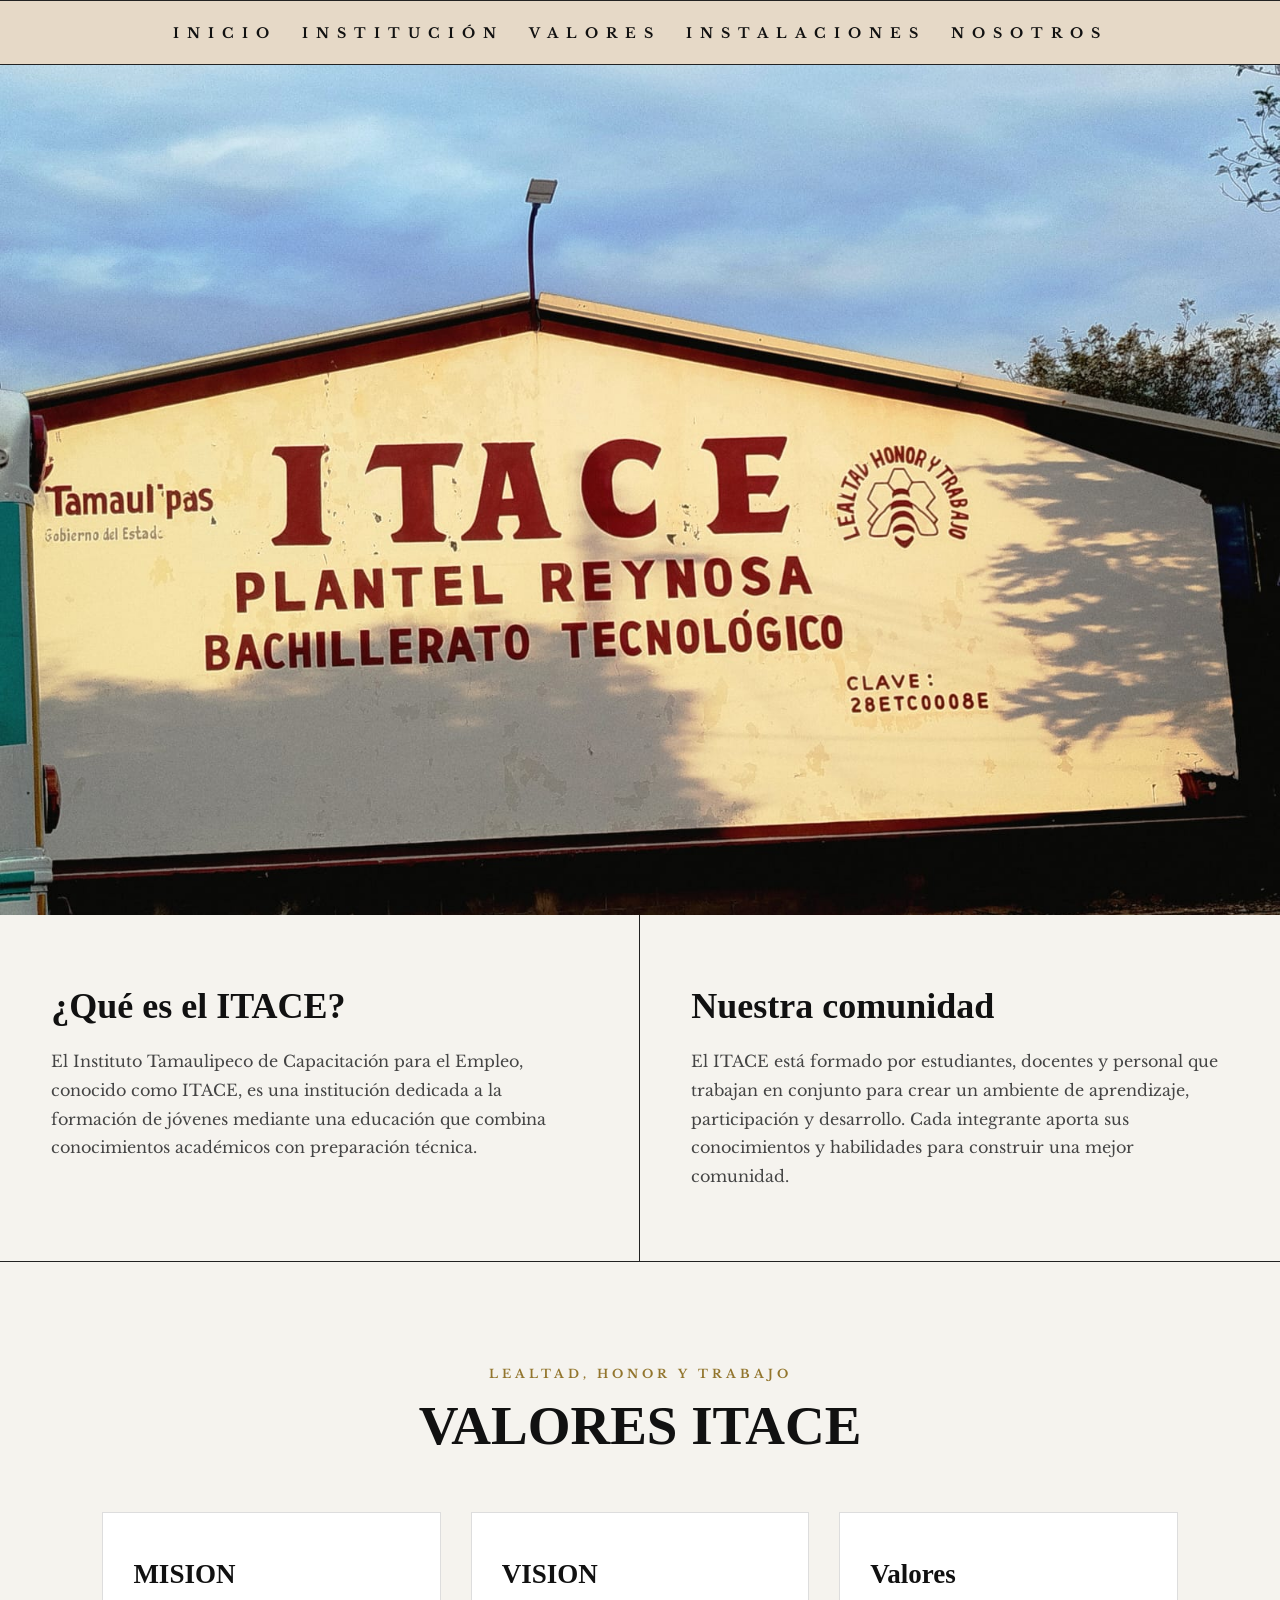
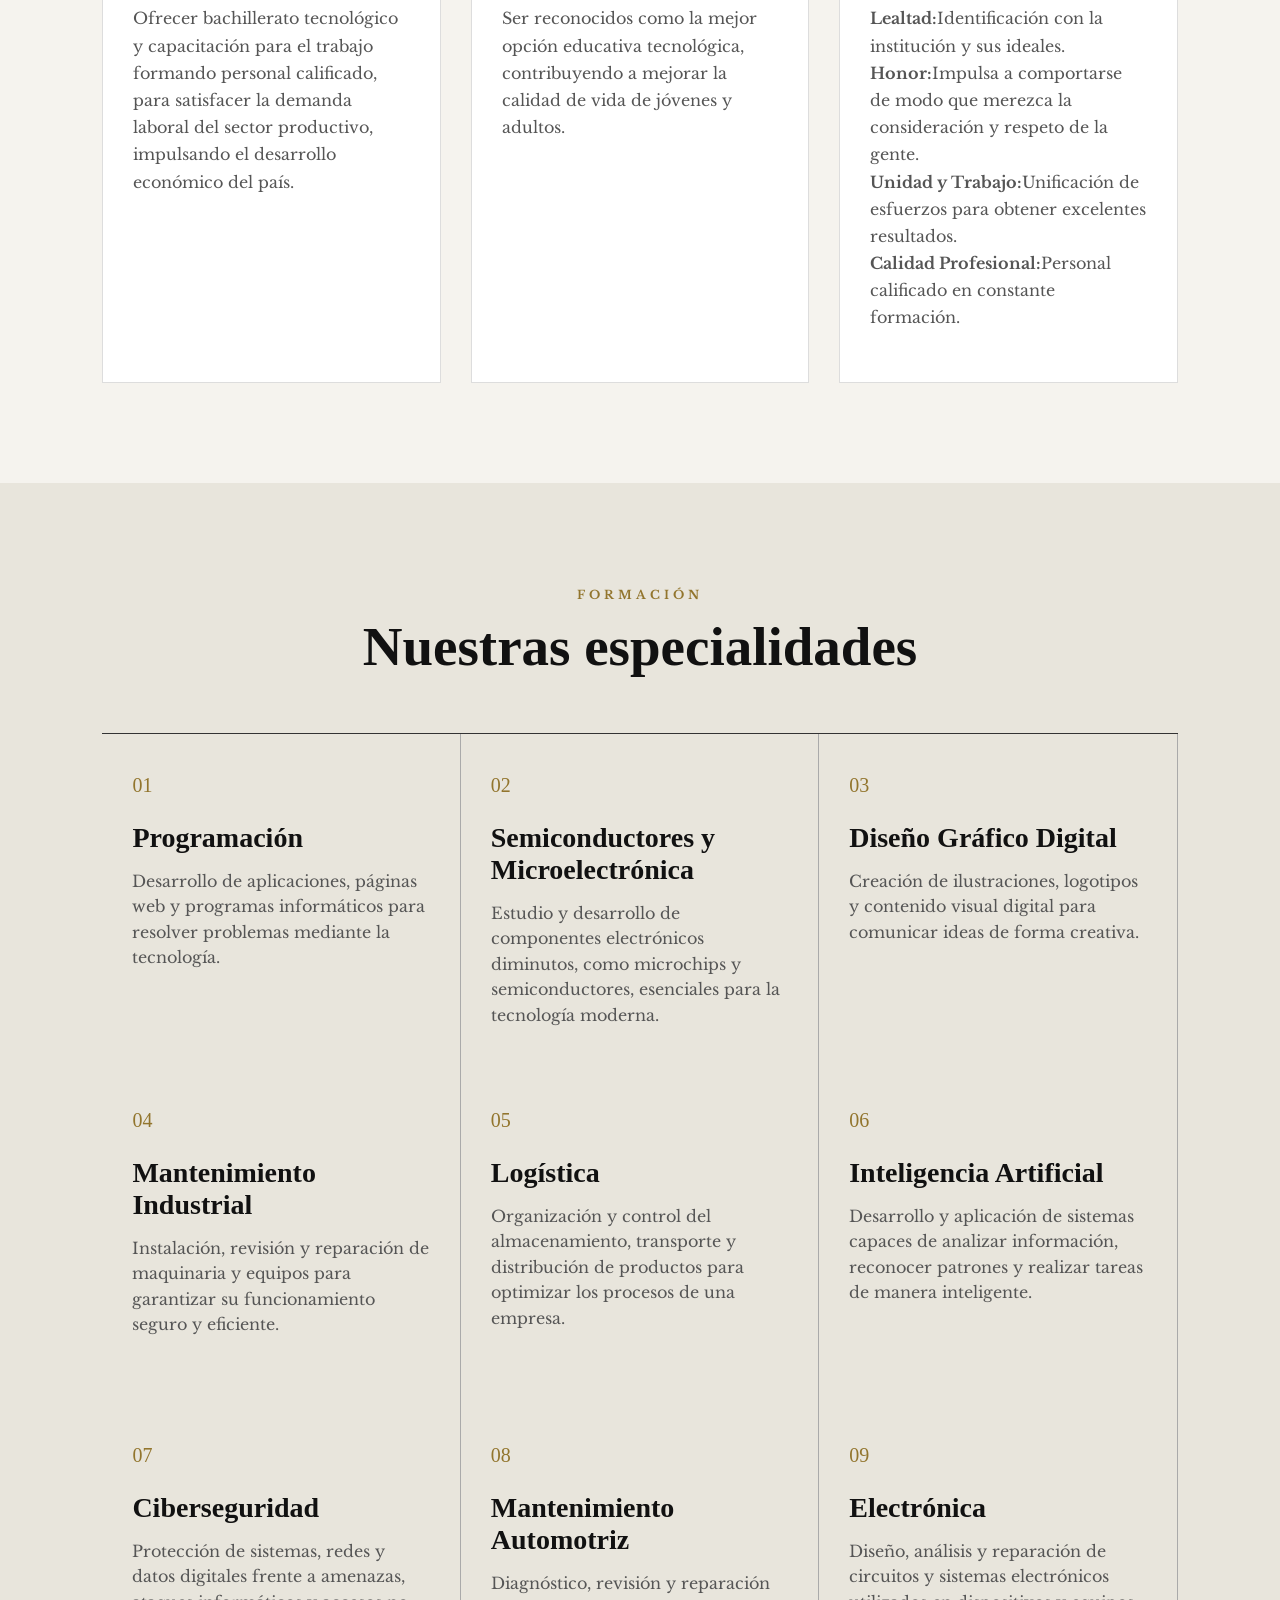
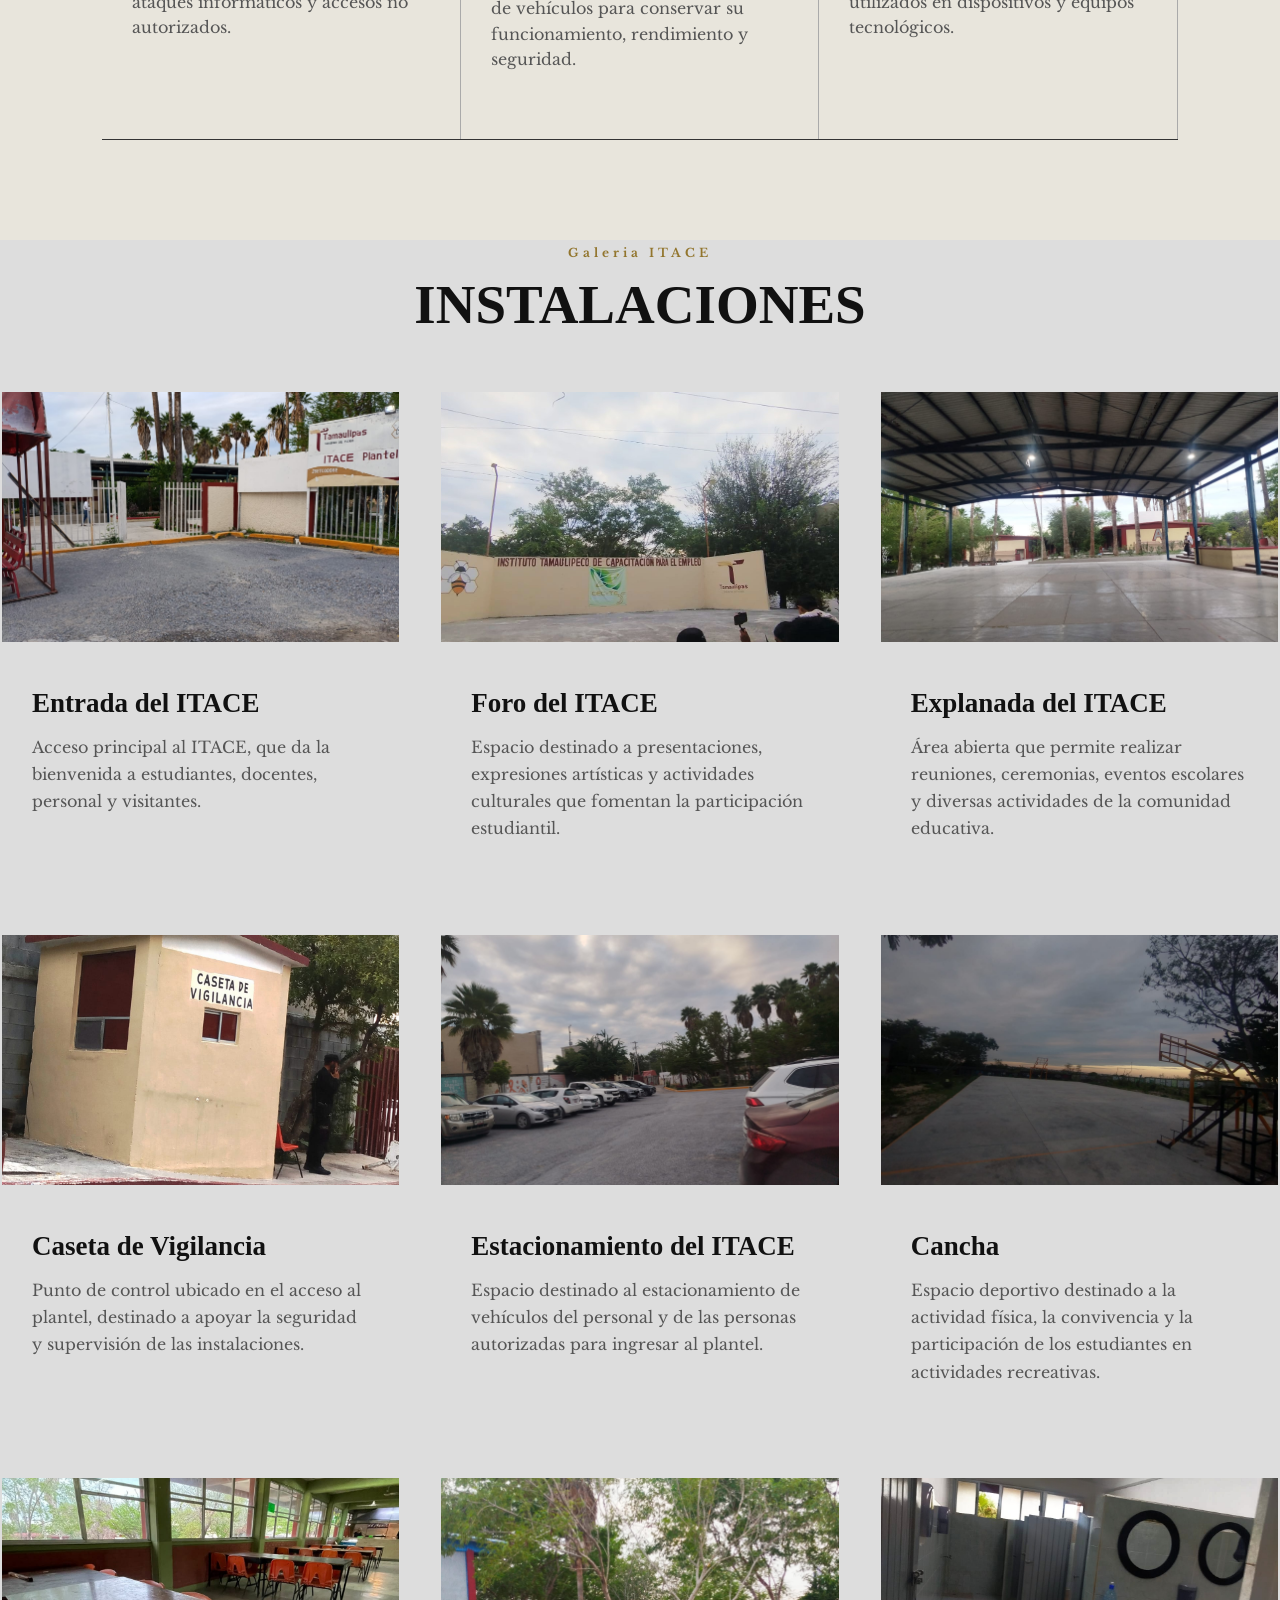
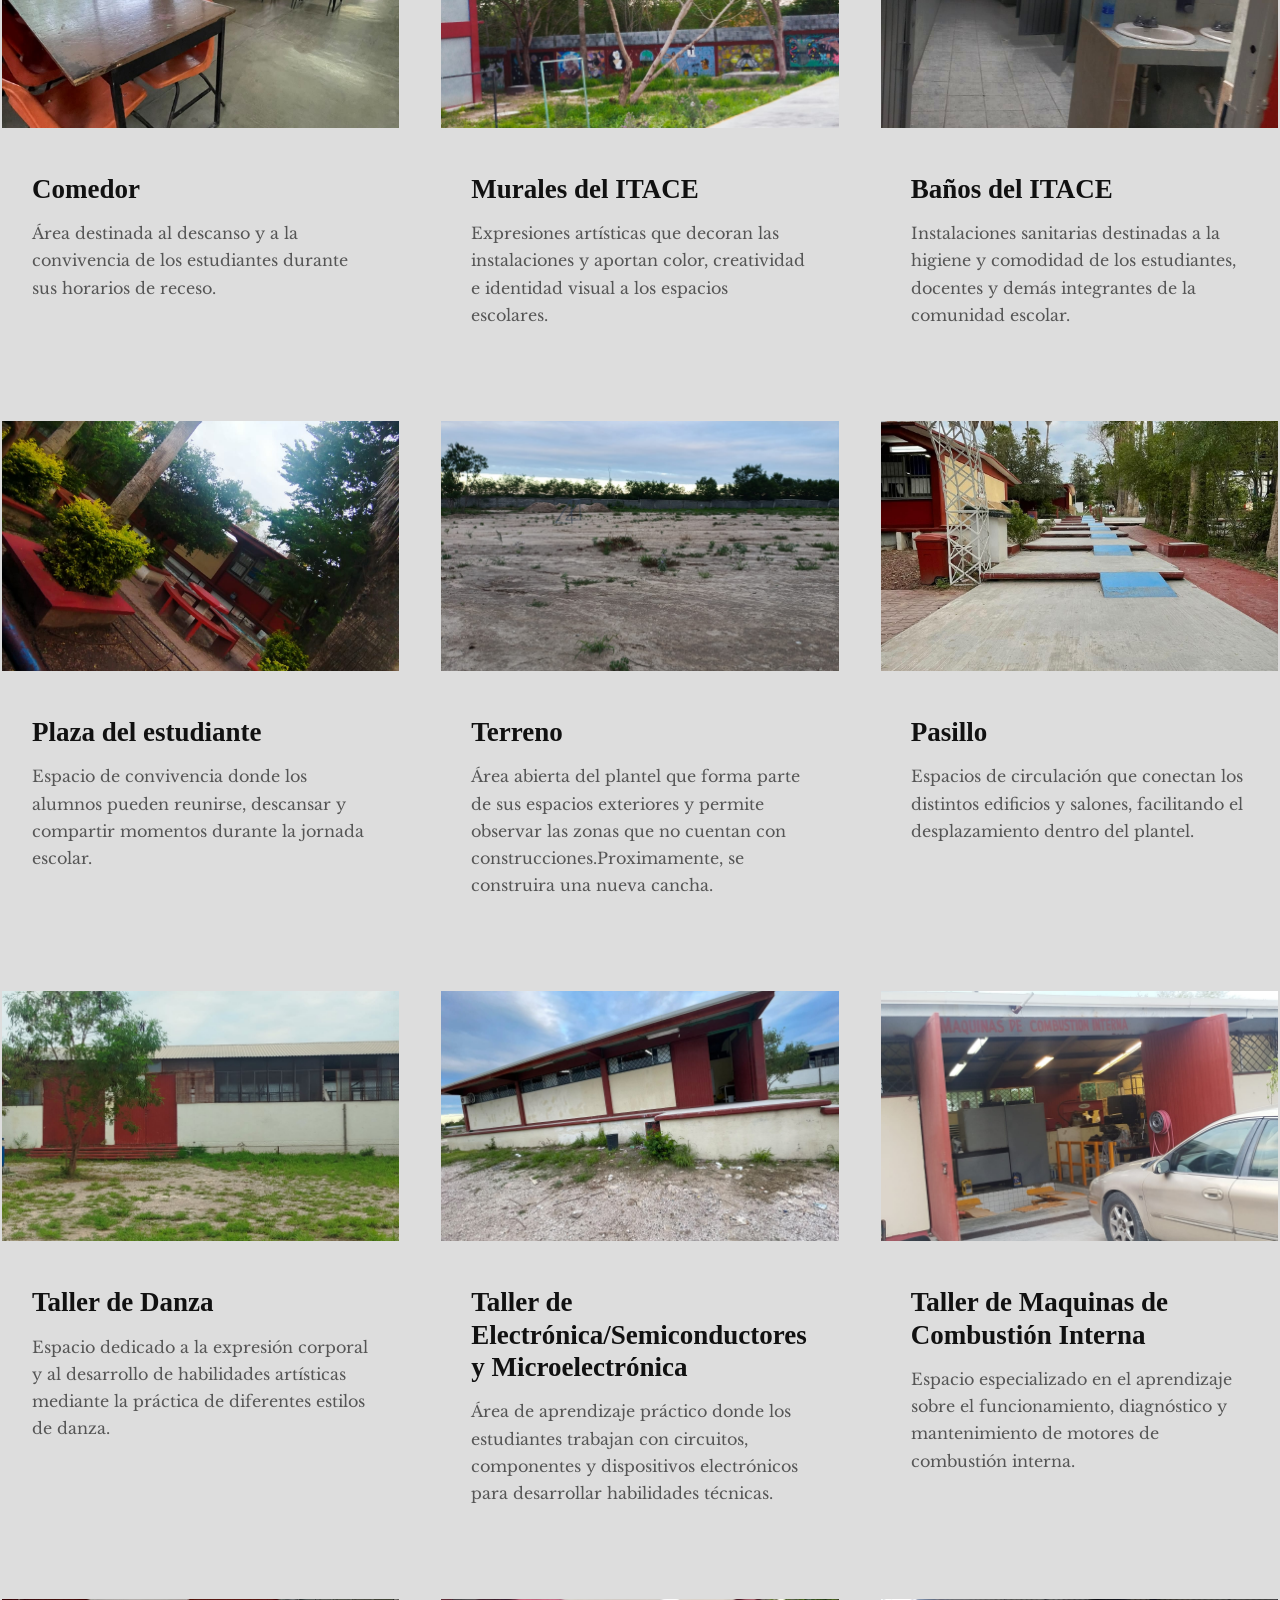
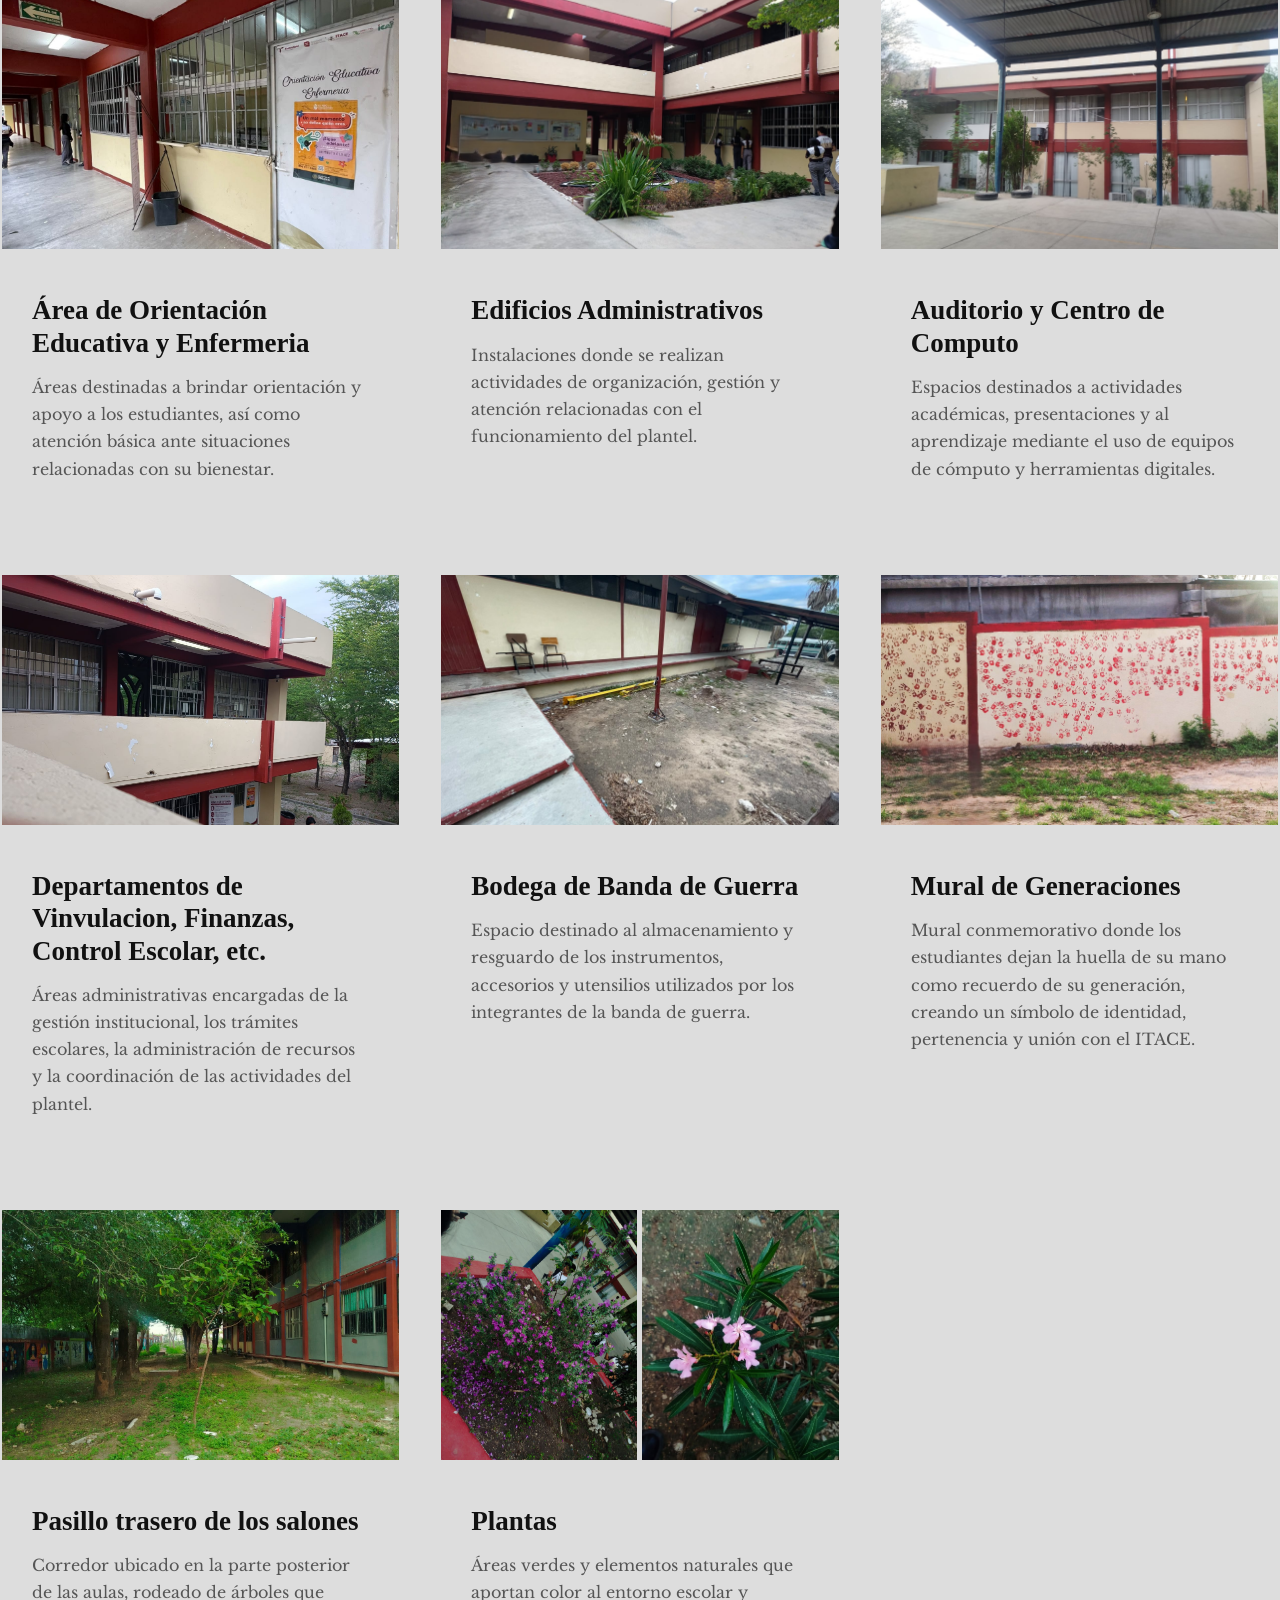
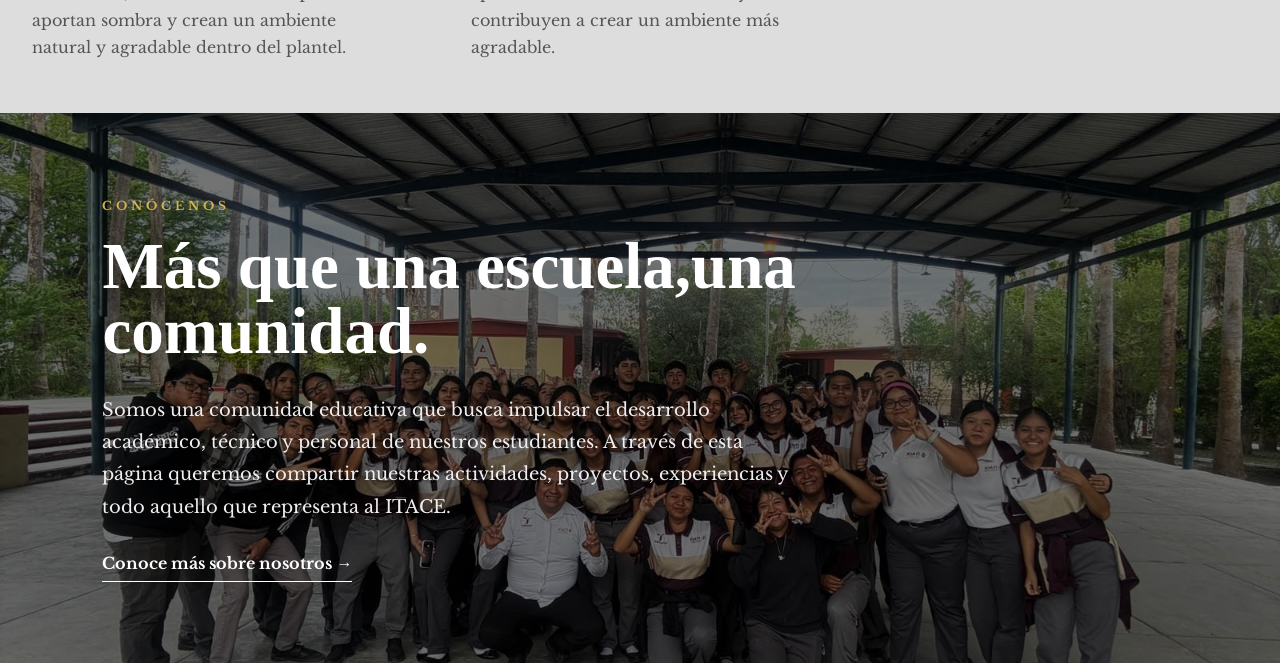
<file: Copia-pagina-original/index.html>
<!DOCTYPE html>
<html lang="es">
    <meta charset="UTF-8">
<head>
    <title>ITACE</title>
    <link href="https://fonts.googleapis.com/css2?family=Libre+Baskerville:ital,wght@0,400;0,700;1,400&family=Source+Sans+3:wght@300;400;600&family=Bebas+Neue&display=swap" rel="stylesheet">
    <link rel="stylesheet" href="style.css">
</head>
<header>
    <nav class="nav">
    <a href="#inicio">INICIO</a>
    <a href="#institucion">INSTITUCIÓN</a>
    <a href="#valores">VALORES</a>
    <a href="#instalaciones">INSTALACIONES</a>
    <a href="#nosotros">NOSOTROS</a>
    </nav>
</header>
<body>
    <main>
        
        <section class="hero" id="inicio"></section>
        
        <!-- BLOQUES -->
         <section class="info-strip" id="institucion">
            <div class="info-bloque">
                <h2>¿Qué es el ITACE?</h2>
                <p>El Instituto Tamaulipeco de Capacitación para el Empleo,
                    conocido como ITACE, es una institución dedicada a la formación 
                    de jóvenes mediante una educación que combina conocimientos
                    académicos con preparación técnica.</p>
            </div>
            <div class="info-bloque">
                <h2>Nuestra comunidad</h2>
                <p>El ITACE está formado por estudiantes, docentes y personal
                    que trabajan en conjunto para crear un ambiente de aprendizaje,
                    participación y desarrollo. Cada integrante aporta sus
                    conocimientos y habilidades para construir una mejor comunidad.</p>
            </div>
        </section>
        
        <!-- VALORES -->
         <section class="seccion-valores" id="valores">
            <div class="titulo-seccion">
                <span>LEALTAD, HONOR Y TRABAJO</span>
                <h2>VALORES ITACE</h2>
            </div>
            <div class="valores-grid">
                <article class="valores">
            <div class="valores-contenido">
                <h3>MISION</h3>
                <p>Ofrecer bachillerato tecnológico y capacitación para el trabajo formando 
                    personal calificado, para satisfacer la demanda laboral del sector productivo, 
                    impulsando el desarrollo económico del país.</p>
            </div>
                </article>

                <article class="valores">
                    <div class="valores-contenido">
                        <h3>VISION</h3>
                        <p>Ser reconocidos como la mejor opción educativa tecnológica, 
                            contribuyendo a mejorar la calidad de vida de jóvenes y adultos.</p>
                    </div>
                </article>
                
                <article class="valores">
                    <div class="valores-contenido">
                        <h3>Valores</h3>
                        <p>
                            <b>Lealtad:</b>Identificación con la institución y sus ideales.<br>
                            <b>Honor:</b>Impulsa a comportarse de modo que merezca la consideración y respeto de la gente.<br>
                            <b>Unidad y Trabajo:</b>Unificación de esfuerzos para obtener excelentes resultados.<br>
                            <b>Calidad Profesional:</b>Personal calificado en constante formación.<br>
                        </p>
                    </div>
                </article>
            </div>
        </section>
        
        <!-- ESPECIALIDADES -->
         <section class="especialidades" id="especialidades">
            <div class="titulo-seccion">
                <span>FORMACIÓN</span>
                <h2>Nuestras especialidades</h2>
            </div>
            <div class="especialidades-grid">
                <div class="especialidad">
                    <span>01</span>
                    <h3>Programación</h3>
                    <p>Desarrollo de aplicaciones, páginas web y programas informáticos para resolver problemas mediante la tecnología.</p>
                </div>
                <div class="especialidad">
                    <span>02</span>
                    <h3>Semiconductores y Microelectrónica</h3>
                    <p>Estudio y desarrollo de componentes electrónicos diminutos, como microchips y semiconductores, esenciales para la tecnología moderna.</p>
                </div>
                <div class="especialidad">
                    <span>03</span>
                    <h3>Diseño Gráfico Digital</h3>
                    <p>Creación de ilustraciones, logotipos y contenido visual digital para comunicar ideas de forma creativa.</p>
                </div>
                <div class="especialidad">
                    <span>04</span>
                    <h3>Mantenimiento Industrial</h3>
                    <p>Instalación, revisión y reparación de maquinaria y equipos para garantizar su funcionamiento seguro y eficiente.</p>
                </div>
                <div class="especialidad">
                    <span>05</span>
                    <h3>Logística</h3>
                    <p>Organización y control del almacenamiento, transporte y distribución de productos para optimizar los procesos de una empresa.</p>
                </div>
                <div class="especialidad">
                    <span>06</span>
                    <h3>Inteligencia Artificial</h3>
                    <p>Desarrollo y aplicación de sistemas capaces de analizar información, reconocer patrones y realizar tareas de manera inteligente.</p>
                </div>
                <div class="especialidad">
                    <span>07</span>
                    <h3>Ciberseguridad</h3>
                    <p>Protección de sistemas, redes y datos digitales frente a amenazas, ataques informáticos y accesos no autorizados.</p>
                </div>
                <div class="especialidad">
                    <span>08</span>
                    <h3>Mantenimiento Automotriz</h3>
                    <p>Diagnóstico, revisión y reparación de vehículos para conservar su funcionamiento, rendimiento y seguridad.</p>
                </div>
                <div class="especialidad">
                    <span>09</span>
                    <h3>Electrónica</h3>
                    <p>Diseño, análisis y reparación de circuitos y sistemas electrónicos utilizados en dispositivos y equipos tecnológicos.</p>
                </div>
            </div>
        </section>
        
        <!-- INSTALACIONES -->
         <section class="instalaciones" id="instalaciones">
            <div class="titulo-seccion">
                <span>Galeria ITACE</span>
                <h2>INSTALACIONES</h2>
            </div>
            <div class="instalaciones-grid">
                <article class="instalaciones">
                    <div class="instalaciones-imagen">
                    <img src="img/entrada.png" alt="Entrada del ITACE">
                    </div>
            <div class="instalaciones-contenido">
                <h3>Entrada del ITACE</h3>
                <p>Acceso principal al ITACE, que da la bienvenida a estudiantes, docentes, personal y visitantes.</p>
            </div>
                </article>

                <article class="instalaciones">
                    <div class="instalaciones-imagen">
                    <img src="img/foro.png" alt="Foro del ITACE">
                    </div>
            <div class="instalaciones-contenido">
                <h3>Foro del ITACE</h3>
                <p>Espacio destinado a presentaciones, expresiones artísticas y actividades culturales que 
                    fomentan la participación estudiantil.</p>
            </div>
                </article>

                <article class="instalaciones">
                    <div class="instalaciones-imagen">
                    <img src="img/explanada.png" alt="Explanada del ITACE">
                    </div>
            <div class="instalaciones-contenido">
                <h3>Explanada del ITACE</h3>
                <p>Área abierta que permite realizar reuniones, ceremonias, eventos escolares y diversas 
                    actividades de la comunidad educativa.</p>
            </div>
                </article>

                <article class="instalaciones">
                    <div class="instalaciones-imagen">
                    <img src="img/caseta de vigilancia.png" alt="Caseta de vigilancia">
                    </div>
            <div class="instalaciones-contenido">
                <h3>Caseta de Vigilancia</h3>
                <p>Punto de control ubicado en el acceso al plantel, destinado a apoyar la seguridad y 
                    supervisión de las instalaciones.</p>
            </div>
                </article>

                <article class="instalaciones">
                    <div class="instalaciones-imagen">
                    <img src="img/estacionamiento.png" alt="Estacionamiento del ITACE">
                    </div>
            <div class="instalaciones-contenido">
                <h3>Estacionamiento del ITACE</h3>
                <p>Espacio destinado al estacionamiento de vehículos del personal y de las personas autorizadas 
                    para ingresar al plantel.</p>
            </div>
                </article>

                <article class="instalaciones">
                    <div class="instalaciones-imagen">
                    <img src="img/cancha.png" alt="Cancha del ITACE">
                    </div>
            <div class="instalaciones-contenido">
                <h3>Cancha</h3>
                <p>Espacio deportivo destinado a la actividad física, la convivencia y la participación de 
                    los estudiantes en actividades recreativas.</p>
            </div>
                </article>

                <article class="instalaciones">
                    <div class="instalaciones-imagen">
                    <img src="img/comedor.png" alt="Comedor del ITACE">
                    </div>
            <div class="instalaciones-contenido">
                <h3>Comedor</h3>
                <p>Área destinada al descanso y a la convivencia de los estudiantes durante sus horarios de receso.</p>
            </div>
                </article>


                <article class="instalaciones">
                    <div class="instalaciones-imagen">
                    <img src="img/murales.png" alt="Murales del ITACE">
                    </div>
            <div class="instalaciones-contenido">
                <h3>Murales del ITACE</h3>
                <p>Expresiones artísticas que decoran las instalaciones y aportan color, creatividad e identidad 
                    visual a los espacios escolares.</p>
            </div>
                </article>

                <article class="instalaciones">
                    <div class="instalaciones-imagen">
                    <img src="img/restroom.png" alt="Baños">
                    </div>
            <div class="instalaciones-contenido">
                <h3>Baños del ITACE</h3>
                <p>Instalaciones sanitarias destinadas a la higiene y comodidad de los estudiantes, docentes y 
                    demás integrantes de la comunidad escolar.</p>
            </div>
                </article>

                <article class="instalaciones">
                    <div class="instalaciones-imagen">
                    <img src="img/plaza del estudiante.png" alt="Plaza del estudiante">
                    </div>
            <div class="instalaciones-contenido">
                <h3>Plaza del estudiante</h3>
                <p>Espacio de convivencia donde los alumnos pueden reunirse, descansar y compartir momentos 
                    durante la jornada escolar.</p>
            </div>
                </article>

                <article class="instalaciones">
                    <div class="instalaciones-imagen">
                    <img src="img/terreno.png" alt="Teereno">
                    </div>
            <div class="instalaciones-contenido">
                <h3>Terreno</h3>
                <p>Área abierta del plantel que forma parte de sus espacios exteriores y permite observar 
                    las zonas que no cuentan con construcciones.Proximamente, se construira una nueva cancha.</p>
            </div>
                </article>

                <article class="instalaciones">
                    <div class="instalaciones-imagen">
                    <img src="img/pasillo3.png" alt="Pasillo del ITACE">
                    </div>
            <div class="instalaciones-contenido">
                <h3>Pasillo</h3>
                <p>Espacios de circulación que conectan los distintos edificios y salones, facilitando el 
                    desplazamiento dentro del plantel.</p>
            </div>
                </article>

                <article class="instalaciones">
                    <div class="instalaciones-imagen">
                    <img src="img/taller de danza.png" alt="Taller de danza">
                    </div>
            <div class="instalaciones-contenido">
                <h3>Taller de Danza</h3>
                <p>Espacio dedicado a la expresión corporal y al desarrollo de habilidades artísticas 
                    mediante la práctica de diferentes estilos de danza.</p>
            </div>
                </article>

                <article class="instalaciones">
                    <div class="instalaciones-imagen">
                    <img src="img/taller de electronica.png" alt="Taller de Electronica">
                    </div>
            <div class="instalaciones-contenido">
                <h3>Taller de Electrónica/Semiconductores y Microelectrónica</h3>
                <p>Área de aprendizaje práctico donde los estudiantes trabajan con circuitos, componentes y dispositivos 
                    electrónicos para desarrollar habilidades técnicas.</p>
            </div>
                </article>

                <article class="instalaciones">
                    <div class="instalaciones-imagen">
                    <img src="img/taller de maquinas.png" alt="Taller de Maquinas de Combustion Interna">
                    </div>
            <div class="instalaciones-contenido">
                <h3>Taller de Maquinas de Combustión Interna</h3>
                <p>Espacio especializado en el aprendizaje sobre el funcionamiento, diagnóstico y mantenimiento 
                    de motores de combustión interna.</p>
            </div>
                </article>

                <article class="instalaciones">
                    <div class="instalaciones-imagen">
                    <img src="img/orientacion y enfermeria.png" alt="Orientacion y Enfermeria">
                    </div>
            <div class="instalaciones-contenido">
                <h3>Área de Orientación Educativa y Enfermeria</h3>
                <p>Áreas destinadas a brindar orientación y apoyo a los estudiantes, así como atención básica 
                    ante situaciones relacionadas con su bienestar.</p>
            </div>
                </article>

                <article class="instalaciones">
                    <div class="instalaciones-imagen">
                    <img src="img/edificios administrativos.png" alt="Edificios administrativos">
                    </div>
            <div class="instalaciones-contenido">
                <h3>Edificios Administrativos</h3>
                <p>Instalaciones donde se realizan actividades de organización, gestión y atención relacionadas 
                    con el funcionamiento del plantel.</p>
            </div>
                </article>

                <article class="instalaciones">
                    <div class="instalaciones-imagen">
                    <img src="img/auditorio y centros de computo.png" alt="Auditorio y Centros de Computo">
                    </div>
            <div class="instalaciones-contenido">
                <h3>Auditorio y Centro de Computo</h3>
                <p>Espacios destinados a actividades académicas, presentaciones y al aprendizaje mediante el 
                    uso de equipos de cómputo y herramientas digitales.</p>
            </div>
                </article>

                <article class="instalaciones">
                    <div class="instalaciones-imagen">
                    <img src="img/Direccion, Vinculacion, Finanzas.png" alt="Edificios Administrativos">
                    </div>
            <div class="instalaciones-contenido">
                <h3>Departamentos de Vinvulacion, Finanzas, Control Escolar, etc.</h3>
                <p>Áreas administrativas encargadas de la gestión institucional, los trámites escolares, 
                    la administración de recursos y la coordinación de las actividades del plantel.</p>
            </div>
                </article>

                <article class="instalaciones">
                    <div class="instalaciones-imagen">
                    <img src="img/bg y talleres.png" alt="Bodega de Banda de Guerra">
                    </div>
            <div class="instalaciones-contenido">
                <h3>Bodega de Banda de Guerra</h3>
                <p>Espacio destinado al almacenamiento y resguardo de los instrumentos, accesorios y utensilios 
                    utilizados por los integrantes de la banda de guerra.</p>
            </div>
                </article>

                <article class="instalaciones">
                    <div class="instalaciones-imagen">
                    <img src="img/murales2.png" alt="Mural de Generaciones">
                    </div>
            <div class="instalaciones-contenido">
                <h3>Mural de Generaciones</h3>
                <p>Mural conmemorativo donde los estudiantes dejan la huella de su mano como recuerdo de su 
                    generación, creando un símbolo de identidad, pertenencia y unión con el ITACE.</p>
            </div>
                </article>

                <article class="instalaciones">
                    <div class="instalaciones-imagen">
                    <img src="img/pasillo2.png" alt="Pasillo Trasero">
                    </div>
            <div class="instalaciones-contenido">
                <h3>Pasillo trasero de los salones</h3>
                <p>Corredor ubicado en la parte posterior de las aulas, rodeado de árboles que aportan sombra 
                    y crean un ambiente natural y agradable dentro del plantel.</p>
            </div>
                </article>

                <article class="instalaciones">
                    <div class="plantas-fotos">
                    <img src="img/plantas4.png" alt="Plantas">
                    <img src="img/plantas5.png" alt="Plantas">
                    </div>
            <div class="instalaciones-contenido">
                <h3>Plantas</h3>
                <p>Áreas verdes y elementos naturales que aportan color al entorno escolar y contribuyen a crear 
                    un ambiente más agradable.</p>
            </div>
                </article>
            </div>
        </section>
        
        <!-- NOSOTROS -->
         <section class="nosotros" id="nosotros">
            <div class="nosotros-texto">
                <span>CONÓCENOS</span>
                <h2>Más que una escuela,una comunidad.</h2>
                <p>Somos una comunidad educativa que busca impulsar el desarrollo
                    académico, técnico y personal de nuestros estudiantes.
                    A través de esta página queremos compartir nuestras actividades,
                    proyectos, experiencias y todo aquello que representa al ITACE.</p>
                    <a href="https://itace.edu.mx/">Conoce más sobre nosotros →</a>
            </div>
        </section>
    </main>
</body>
</html>
</file>
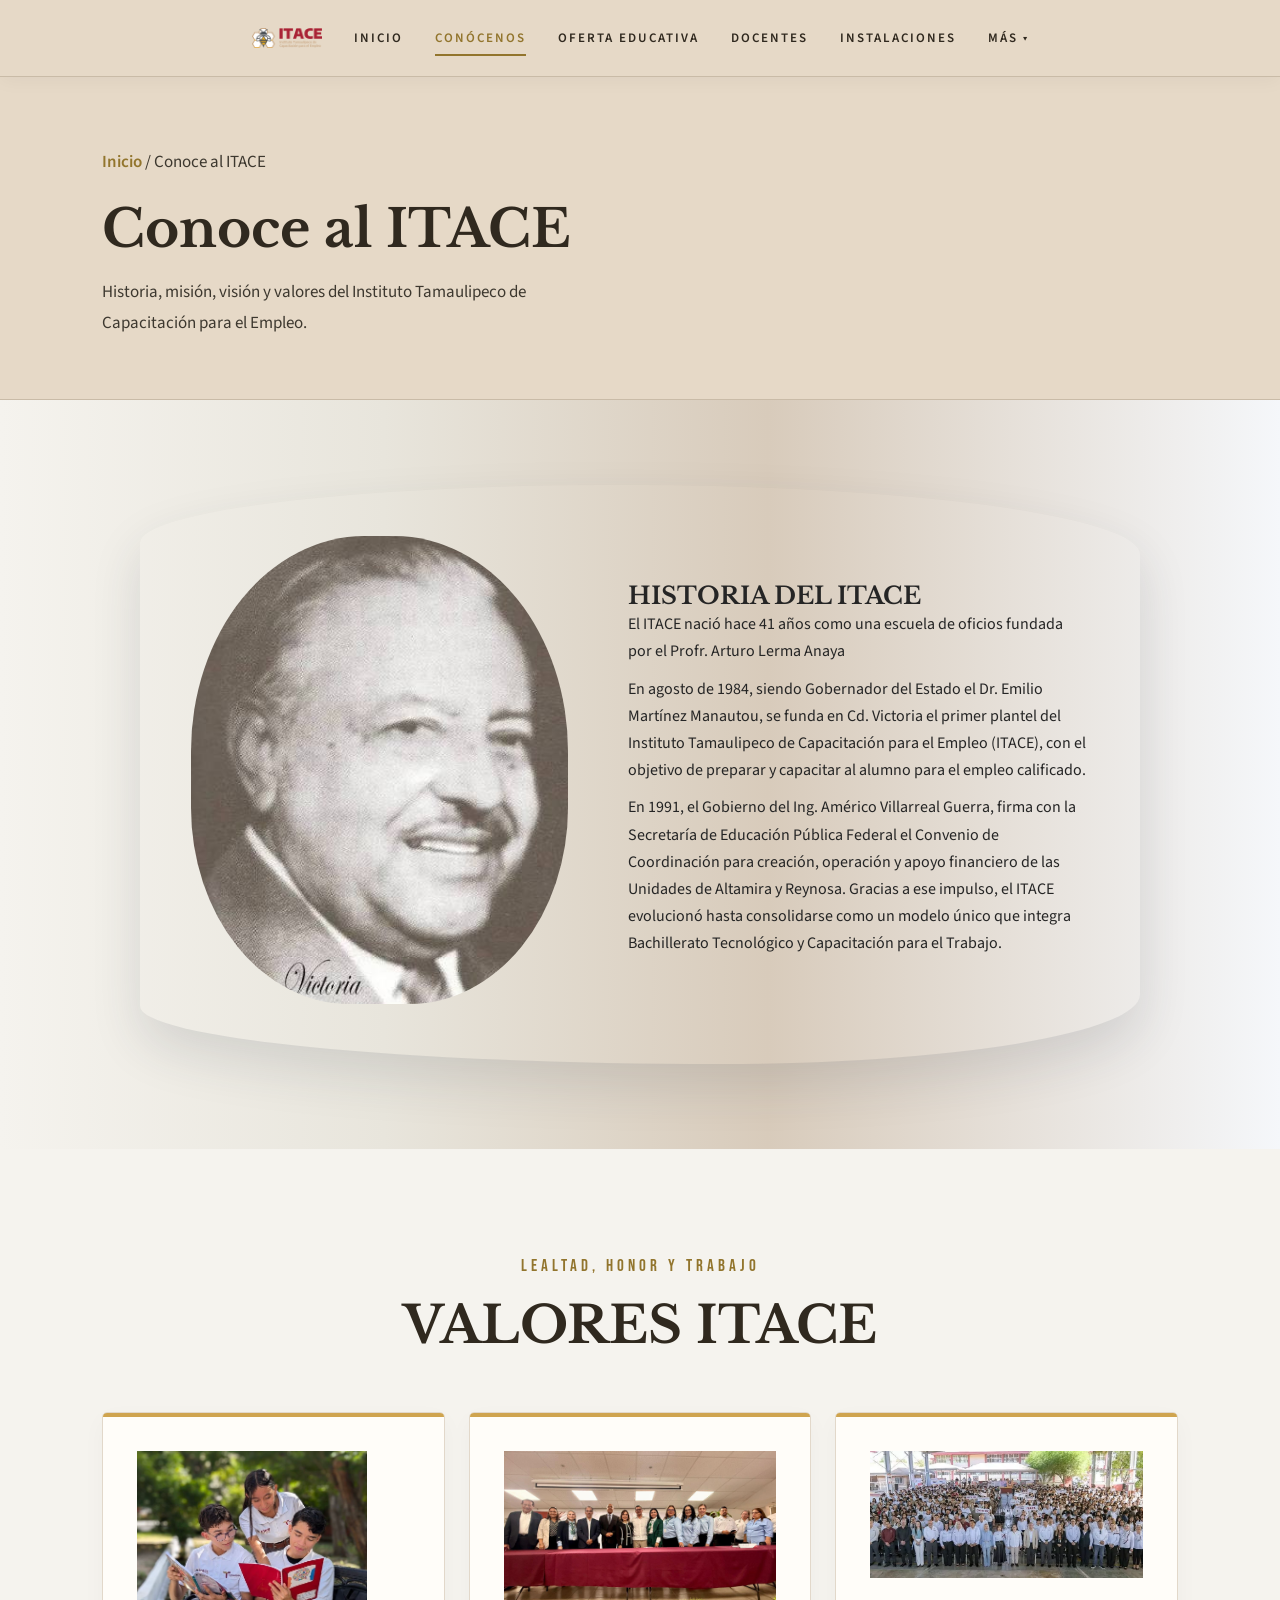
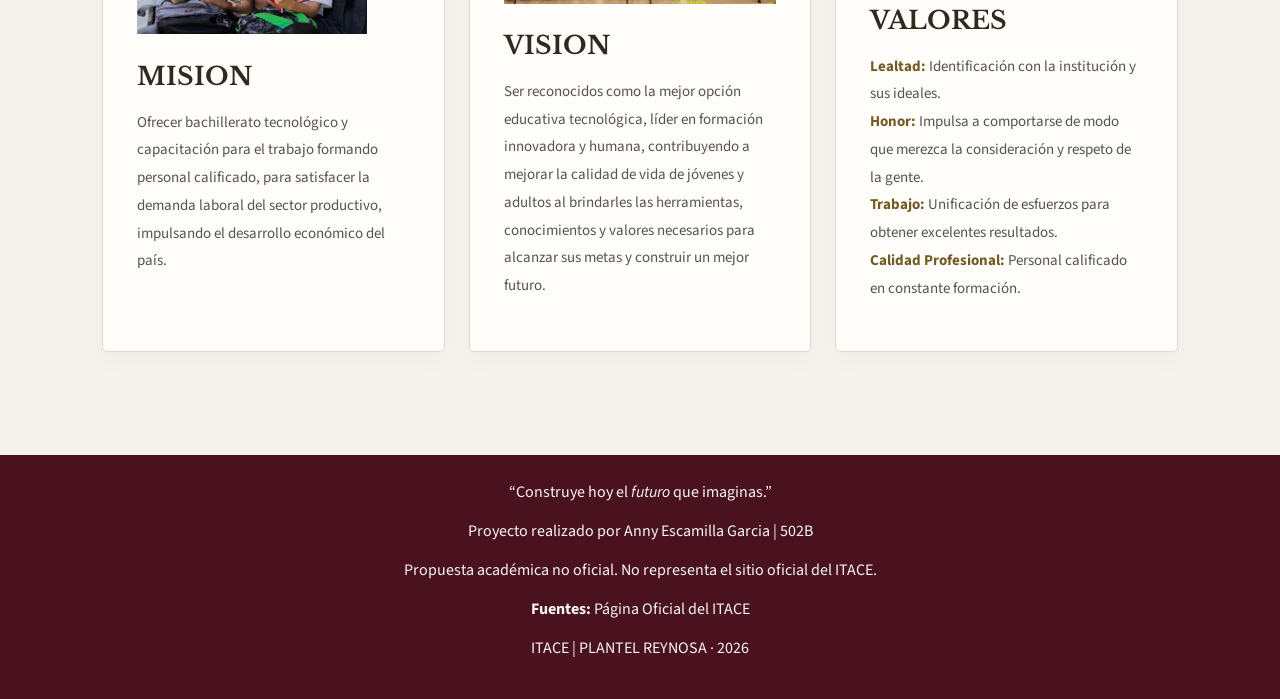
<file: paginas/conocenos.html>
<!DOCTYPE html>
<html lang="es">
<head>
    <meta charset="UTF-8">
    <meta name="viewport" content="width=device-width, initial-scale=1.0">
    <meta name="description" content="Historia, misión, visión y valores del Instituto Tamaulipeco de Capacitación para el Empleo.">
    <title>Conoce al ITACE | ITACE</title>
    <link href="https://fonts.googleapis.com/css2?family=Libre+Baskerville:ital,wght@0,400;0,700;1,400&family=Source+Sans+3:wght@300;400;600&family=Bebas+Neue&display=swap" rel="stylesheet">
    <link rel="stylesheet" href="../style.css">
</head>
<body>
    <a class="saltar" href="#contenido">Saltar al contenido</a>

    <header>
        <nav class="nav" aria-label="Navegación principal">
            <a href="../index.html" class="logo-itace" aria-label="Ir al inicio">
                <img src="../img/ITACE.png" alt="Logo del ITACE">
            </a>
            <a href="../index.html">INICIO</a>
            <a href="conocenos.html" aria-current="page">CONÓCENOS</a>
            <a href="oferta-educativa.html">OFERTA EDUCATIVA</a>
            <a href="docentes.html">DOCENTES</a>
            <a href="instalaciones.html">INSTALACIONES</a>
            <details class="menu-mas">
                <summary>MÁS ▾</summary>
                <div class="menu-mas-lista">
                    <a href="vida-estudiantil.html">Vida estudiantil</a>
                    <a href="proyectos.html">Proyectos estudiantiles</a>
                    <a href="noticias.html">Noticias</a>
                    <a href="eventos.html">Eventos y conferencias</a>
                    <a href="admisiones.html">Admisiones</a>
                    <a href="identidad.html">Identidad y orgullo ITACE</a>
                    <a href="galeria.html">Galería multimedia</a>
                    <a href="preguntas.html">Preguntas frecuentes</a>
                    <a href="contacto.html">Contacto y ubicación</a>
                </div>
            </details>
        </nav>
    </header>

    <main id="contenido">
        <section class="pagina-hero">
            <p class="migas"><a href="../index.html">Inicio</a> / Conoce al ITACE</p>
            <h1>Conoce al ITACE</h1>
            <p>Historia, misión, visión y valores del Instituto Tamaulipeco de Capacitación para el Empleo.</p>
        </section>

        <!-- HISTORIA -->
        <section class="seccion" id="historia">
            <div class="historia-ovalo">
                <div class="historia-img">
                    <img src="../img/profe-lerma-anaya.jpg" alt="Profr. Arturo Lerma Anaya, fundador del ITACE">
                </div>

                <div class="historia-texto">
                    <h2>HISTORIA DEL ITACE</h2>
                    <p>El ITACE nació hace 41 años como una escuela de oficios fundada por el Profr. Arturo Lerma Anaya</p>
                    <p>En agosto de 1984, siendo Gobernador del Estado el Dr. Emilio Martínez Manautou, se funda en Cd. Victoria el
                        primer plantel del Instituto Tamaulipeco de Capacitación para el Empleo (ITACE), con el objetivo de preparar y
                        capacitar al alumno para el empleo calificado.</p>
                    <p>En 1991, el Gobierno del Ing. Américo Villarreal Guerra, firma con la Secretaría de Educación Pública Federal el
                        Convenio de Coordinación para creación, operación y apoyo financiero de las Unidades de Altamira y Reynosa.
                        Gracias a ese impulso, el ITACE evolucionó hasta consolidarse como un modelo único que integra Bachillerato
                        Tecnológico y Capacitación para el Trabajo.</p>
                </div>
            </div>
        </section>

        <!-- MISIÓN, VISIÓN Y VALORES -->
        <section class="seccion-valores" id="valores">
            <div class="titulo-seccion">
                <span>LEALTAD, HONOR Y TRABAJO</span>
                <h2>VALORES ITACE</h2>
            </div>

            <div class="valores-grid">

                <article class="valores">
                    <div class="valores-contenido">
                        <img src="../img/carreras-valores/mision-itace.jpg" width="230" alt="Ilustración de la misión del ITACE">
                        <h3>MISION</h3>
                        <p>Ofrecer bachillerato tecnológico y capacitación para el trabajo formando personal calificado, para satisfacer
                            la demanda laboral del sector productivo, impulsando el desarrollo económico del país.</p>
                    </div>
                </article>

                <article class="valores">
                    <div class="valores-contenido">
                        <img src="../img/carreras-valores/vision-itace.jpeg" width="300" alt="Ilustración de la visión del ITACE">
                        <h3>VISION</h3>
                        <p>Ser reconocidos como la mejor opción educativa tecnológica, líder en formación innovadora y humana,
                            contribuyendo a mejorar la calidad de vida de jóvenes y adultos al brindarles las herramientas, conocimientos
                            y valores necesarios para alcanzar sus metas y construir un mejor futuro.</p>
                    </div>
                </article>

                <article class="valores">
                    <div class="valores-contenido">
                        <img src="../img/carreras-valores/valores-itace.jpg" width="380" alt="Ilustración de los valores del ITACE">
                        <h3>VALORES</h3>
                        <p>
                            <b>Lealtad:</b>
                            Identificación con la institución y sus ideales.<br>

                            <b>Honor:</b>
                            Impulsa a comportarse de modo que merezca la consideración y respeto de la gente.<br>

                            <b>Trabajo:</b>
                            Unificación de esfuerzos para obtener excelentes resultados.<br>

                            <b>Calidad Profesional:</b>
                            Personal calificado en constante formación.
                        </p>
                    </div>
                </article>
            </div>
        </section>

    </main>

    <footer class="pie-pagina">
        <p>“Construye hoy el <em>futuro</em> que imaginas.”</p>
        <p class="aviso-fan">Proyecto realizado por Anny Escamilla Garcia  |  502B</p>
        <p>Propuesta académica no oficial. No representa el sitio oficial del ITACE.</p>
        <p><b>Fuentes:</b> Página Oficial del ITACE</p>
        <p>ITACE | PLANTEL REYNOSA · 2026</p>
    </footer>
</body>
</html>
</file>
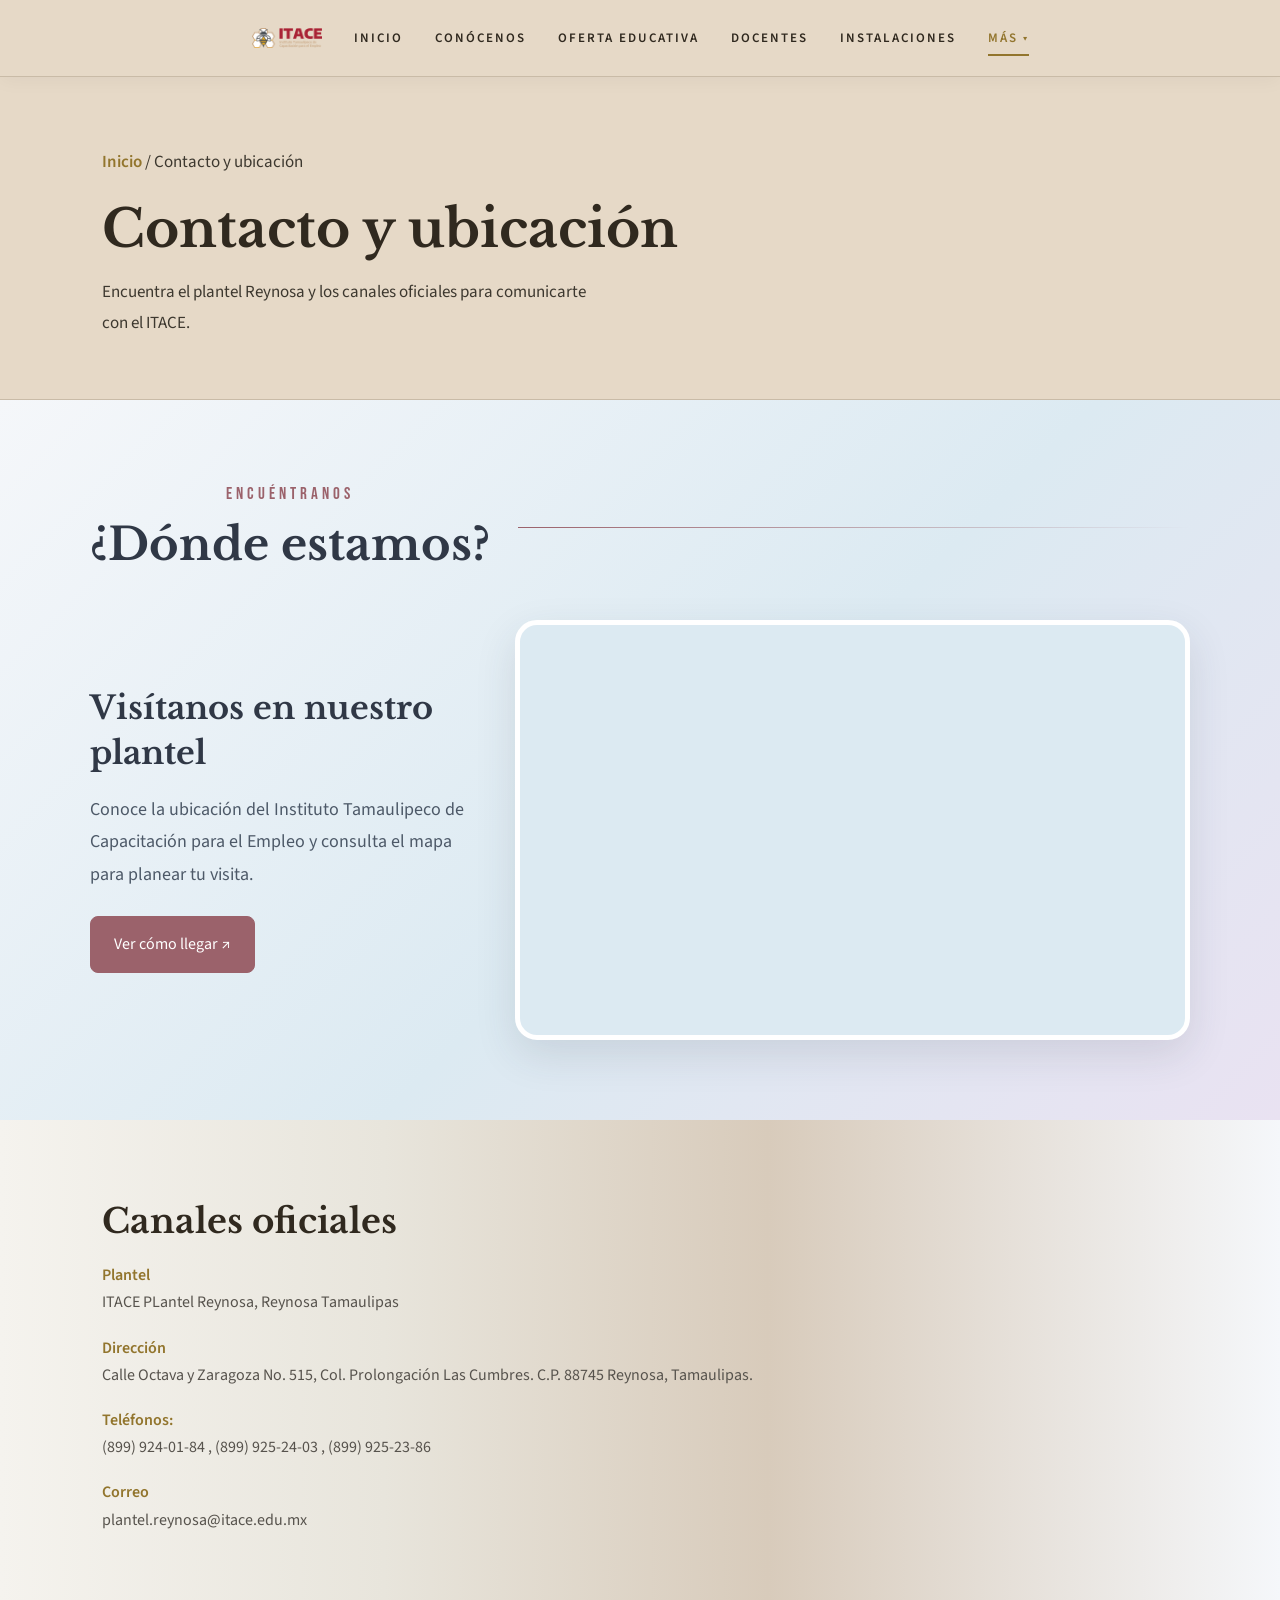
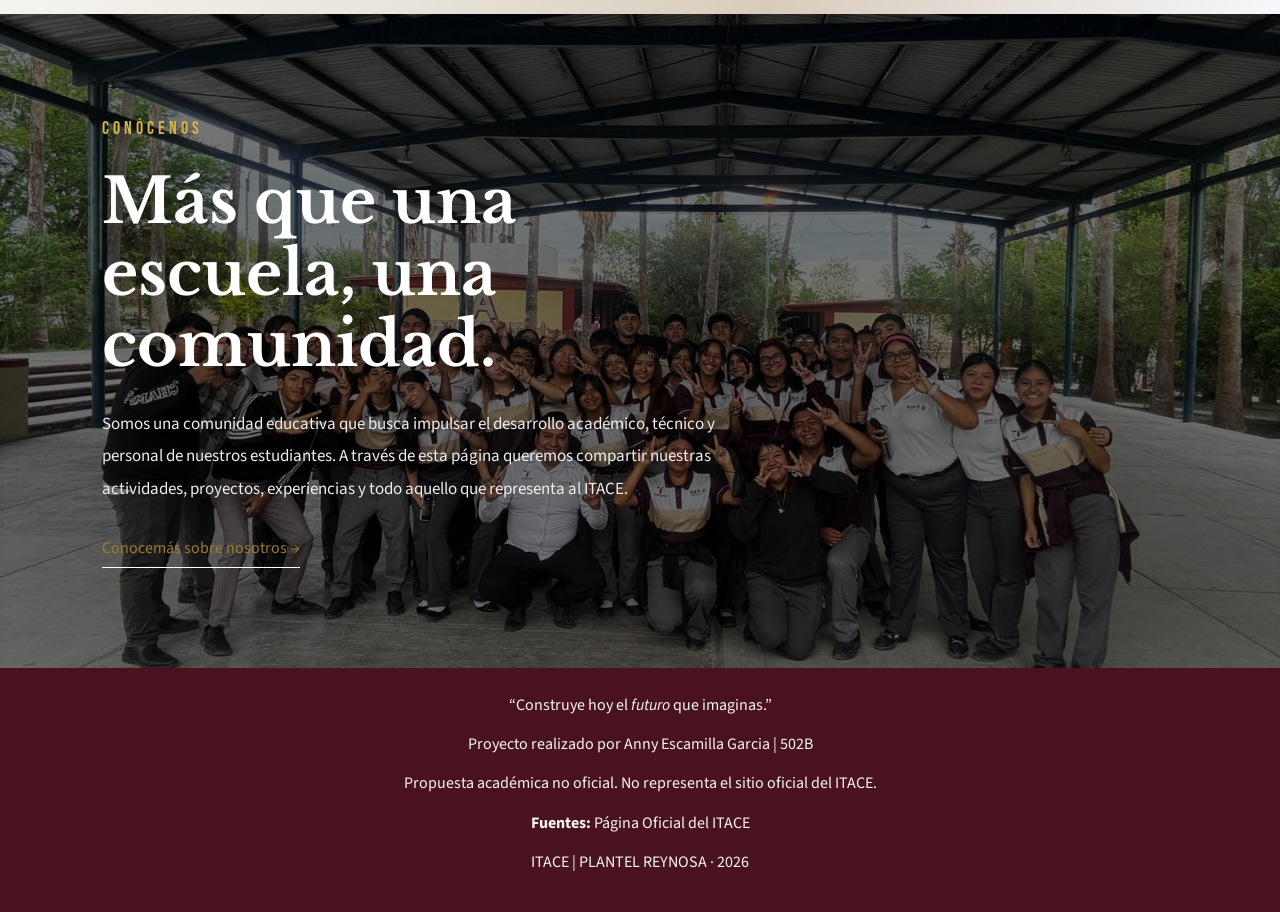
<file: paginas/contacto.html>
<!DOCTYPE html>
<html lang="es">
<head>
    <meta charset="UTF-8">
    <meta name="viewport" content="width=device-width, initial-scale=1.0">
    <meta name="description" content="Encuentra el plantel Reynosa y los canales oficiales para comunicarte con el ITACE.">
    <title>Contacto y ubicación | ITACE</title>
    <link href="https://fonts.googleapis.com/css2?family=Libre+Baskerville:ital,wght@0,400;0,700;1,400&family=Source+Sans+3:wght@300;400;600&family=Bebas+Neue&display=swap" rel="stylesheet">
    <link rel="stylesheet" href="../style.css">
</head>
<body>
    <a class="saltar" href="#contenido">Saltar al contenido</a>

    <header>
        <nav class="nav" aria-label="Navegación principal">
            <a href="../index.html" class="logo-itace" aria-label="Ir al inicio">
                <img src="../img/ITACE.png" alt="Logo del ITACE">
            </a>
            <a href="../index.html">INICIO</a>
            <a href="conocenos.html">CONÓCENOS</a>
            <a href="oferta-educativa.html">OFERTA EDUCATIVA</a>
            <a href="docentes.html">DOCENTES</a>
            <a href="instalaciones.html">INSTALACIONES</a>
            <details class="menu-mas">
                <summary class="activo">MÁS ▾</summary>
                <div class="menu-mas-lista">
                    <a href="vida-estudiantil.html">Vida estudiantil</a>
                    <a href="proyectos.html">Proyectos estudiantiles</a>
                    <a href="noticias.html">Noticias</a>
                    <a href="eventos.html">Eventos y conferencias</a>
                    <a href="admisiones.html">Admisiones</a>
                    <a href="identidad.html">Identidad y orgullo ITACE</a>
                    <a href="galeria.html">Galería multimedia</a>
                    <a href="preguntas.html">Preguntas frecuentes</a>
                    <a href="contacto.html" aria-current="page">Contacto y ubicación</a>
                </div>
            </details>
        </nav>
    </header>

    <main id="contenido">
        <section class="pagina-hero">
            <p class="migas"><a href="../index.html">Inicio</a> / Contacto y ubicación</p>
            <h1>Contacto y ubicación</h1>
            <p>Encuentra el plantel Reynosa y los canales oficiales para comunicarte con el ITACE.</p>
        </section>

        <!-- UBICACIÓN -->
        <section class="ubicacion" id="ubicacion">
            <div class="titulo-seccion">
                <div>
                    <p>ENCUÉNTRANOS</p>
                    <h2>¿Dónde estamos?</h2>
                </div>

                <div class="linea-decor"></div>
            </div>

            <div class="ubicacion-contenido">
                <div class="ubicacion-info">
                    <h3>Visítanos en nuestro plantel</h3>
                    <p>Conoce la ubicación del Instituto Tamaulipeco de Capacitación para el Empleo y consulta el mapa para planear tu
                        visita.
                    </p>

                    <a class="boton-mapa" href="https://www.google.com/maps/search/?api=1&amp;query=ITACE+Reynosa+Tamaulipas" target="_blank"
                    rel="noopener noreferrer">Ver cómo llegar ↗</a>
                </div>

                <div class="mapa-contenedor">
                    <iframe src="https://maps.google.com/maps?q=ITACE%20Reynosa%20Tamaulipas&amp;t=&amp;z=15&amp;ie=UTF8&amp;iwloc=&amp;output=embed"
                    title="Ubicación del ITACE en Google Maps" loading="lazy" referrerpolicy="no-referrer-when-downgrade" allowfullscreen>
                    </iframe>
                </div>
            </div>
        </section>

        <!-- DATOS DE CONTACTO -->
        <section class="pagina">
            <h2>Canales oficiales</h2>
            <dl class="contacto-datos">
                <dt>Plantel</dt>
                <dd>ITACE PLantel Reynosa, Reynosa Tamaulipas</dd>
                <dt>Dirección</dt>
                <dd>Calle Octava y Zaragoza No. 515, Col. Prolongación Las Cumbres. C.P. 88745 Reynosa, Tamaulipas.</dd>
                <dt>Teléfonos:</dt>
                <dd>(899) 924-01-84 , (899) 925-24-03 , (899) 925-23-86</dd>
                <dt>Correo</dt>
                <dd>plantel.reynosa@itace.edu.mx</dd>
            </dl>
        </section>

        <!-- NOSOTROS -->
        <section class="nosotros" id="nosotros">
            <div class="nosotros-texto">
                <span>CONÓCENOS</span>
                <h2>Más que una escuela, una comunidad.</h2>
                <p>Somos una comunidad educativa que busca impulsar el desarrollo académico, técnico y personal de nuestros estudiantes.
                    A través de esta página queremos compartir nuestras actividades, proyectos, experiencias y todo aquello que
                    representa al ITACE.</p>

                <button class="enlace-nosotros" id="externalBtn" type="button">
                    <a href="https://itace.edu.mx/" target="_blank" rel="noopener noreferrer">Conocemás sobre nosotros →</a> 
                </button>
            </div>
        </section>

    </main>

    <footer class="pie-pagina">
        <p>“Construye hoy el <em>futuro</em> que imaginas.”</p>
        <p class="aviso-fan">Proyecto realizado por Anny Escamilla Garcia  |  502B</p>
        <p>Propuesta académica no oficial. No representa el sitio oficial del ITACE.</p>
        <p><b>Fuentes:</b> Página Oficial del ITACE</p>
        <p>ITACE | PLANTEL REYNOSA · 2026</p>
    </footer>
</body>
</html>
</file>
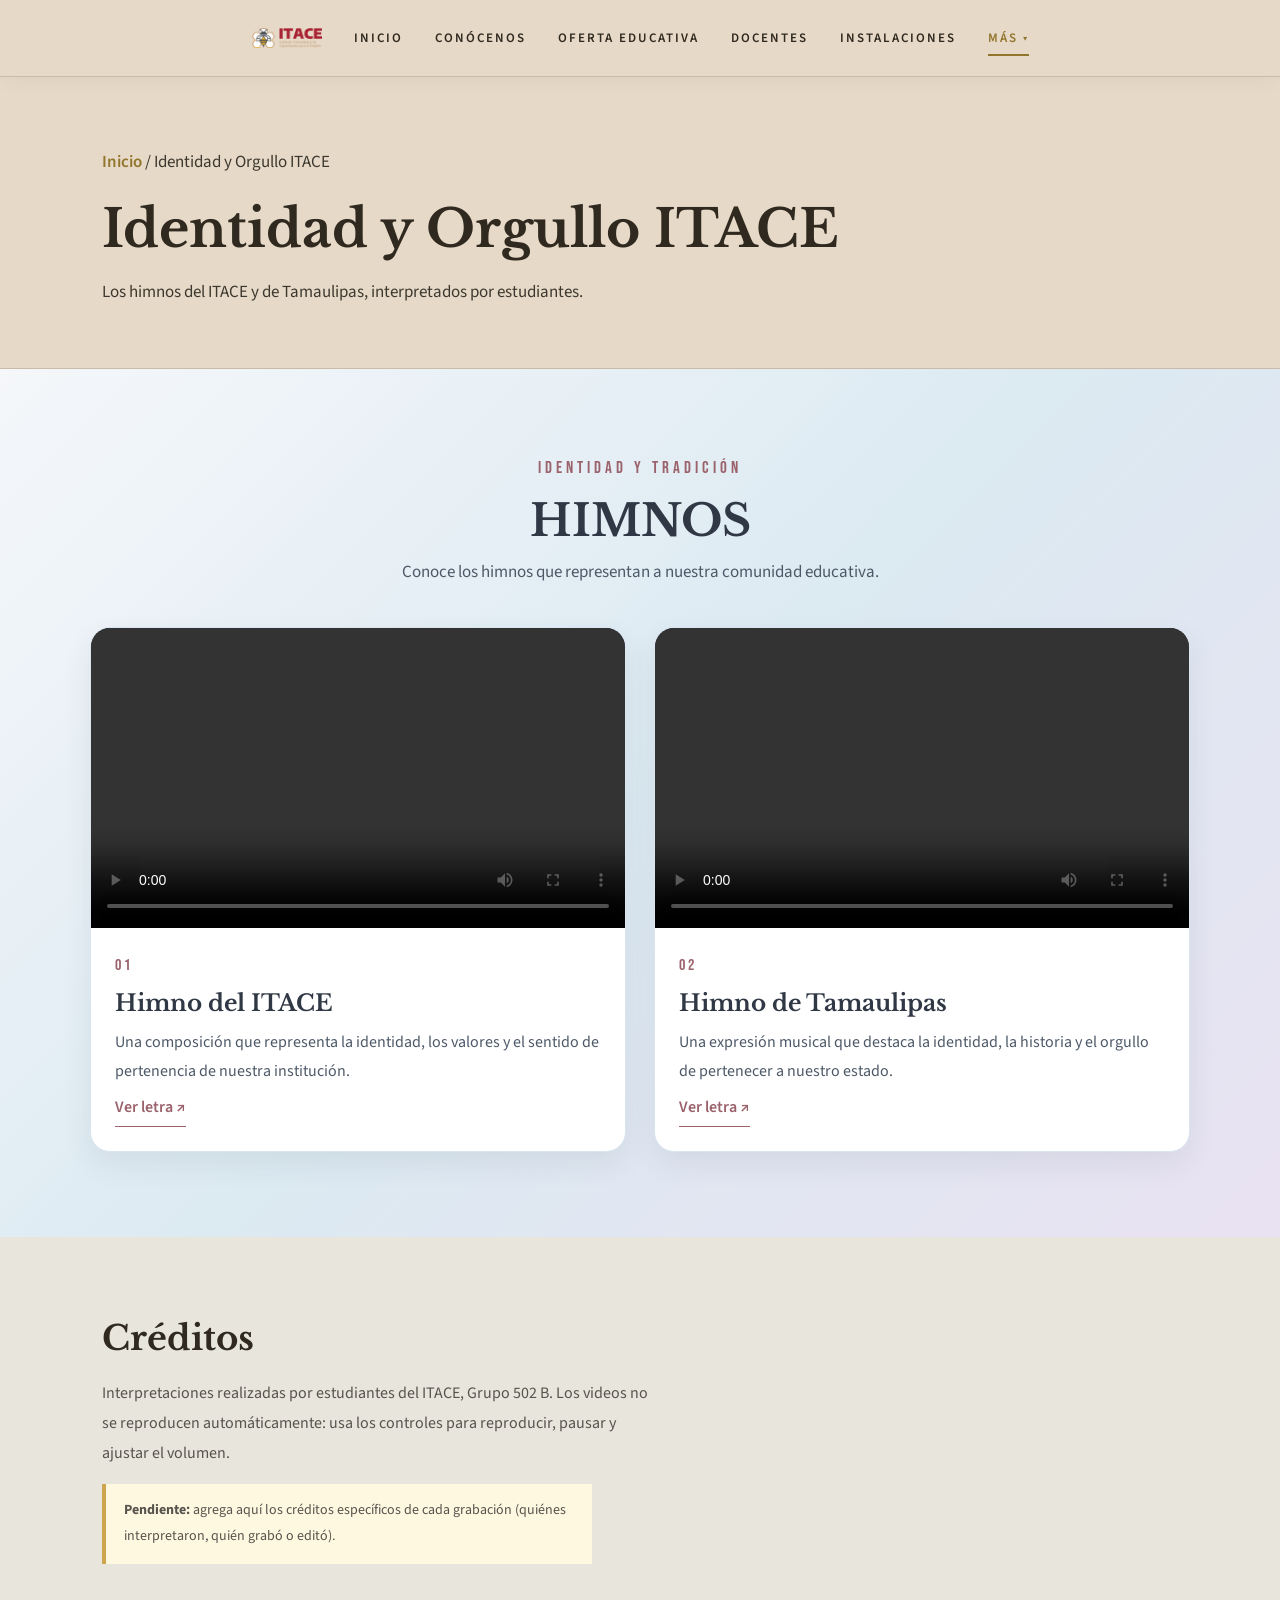
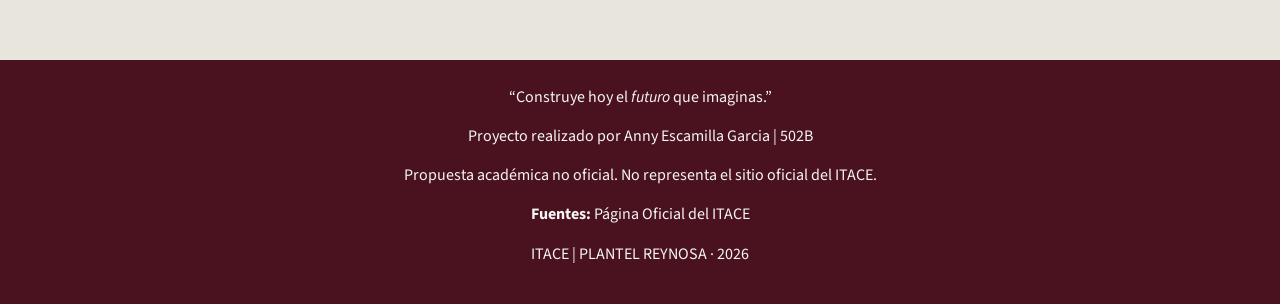
<file: paginas/identidad.html>
<!DOCTYPE html>
<html lang="es">
<head>
    <meta charset="UTF-8">
    <meta name="viewport" content="width=device-width, initial-scale=1.0">
    <meta name="description" content="Los himnos del ITACE y de Tamaulipas, interpretados por estudiantes.">
    <title>Identidad y Orgullo ITACE | ITACE</title>
    <link href="https://fonts.googleapis.com/css2?family=Libre+Baskerville:ital,wght@0,400;0,700;1,400&family=Source+Sans+3:wght@300;400;600&family=Bebas+Neue&display=swap" rel="stylesheet">
    <link rel="stylesheet" href="../style.css">
</head>
<body>
    <a class="saltar" href="#contenido">Saltar al contenido</a>

    <header>
        <nav class="nav" aria-label="Navegación principal">
            <a href="../index.html" class="logo-itace" aria-label="Ir al inicio">
                <img src="../img/ITACE.png" alt="Logo del ITACE">
            </a>
            <a href="../index.html">INICIO</a>
            <a href="conocenos.html">CONÓCENOS</a>
            <a href="oferta-educativa.html">OFERTA EDUCATIVA</a>
            <a href="docentes.html">DOCENTES</a>
            <a href="instalaciones.html">INSTALACIONES</a>
            <details class="menu-mas">
                <summary class="activo">MÁS ▾</summary>
                <div class="menu-mas-lista">
                    <a href="vida-estudiantil.html">Vida estudiantil</a>
                    <a href="proyectos.html">Proyectos estudiantiles</a>
                    <a href="noticias.html">Noticias</a>
                    <a href="eventos.html">Eventos y conferencias</a>
                    <a href="admisiones.html">Admisiones</a>
                    <a href="identidad.html" aria-current="page">Identidad y orgullo ITACE</a>
                    <a href="galeria.html">Galería multimedia</a>
                    <a href="preguntas.html">Preguntas frecuentes</a>
                    <a href="contacto.html">Contacto y ubicación</a>
                </div>
            </details>
        </nav>
    </header>

    <main id="contenido">
        <section class="pagina-hero">
            <p class="migas"><a href="../index.html">Inicio</a> / Identidad y Orgullo ITACE</p>
            <h1>Identidad y Orgullo ITACE</h1>
            <p>Los himnos del ITACE y de Tamaulipas, interpretados por estudiantes.</p>
        </section>

        <!-- HIMNOS -->
        <section class="himnos" id="himnos">
            <div class="titulo-seccion">
                <span>IDENTIDAD Y TRADICIÓN</span>
                <h2>HIMNOS</h2>
                <p>Conoce los himnos que representan a nuestra comunidad educativa.</p>
            </div>

            <div class="himnos-grid">
                <!-- VIDEO 1 -->
                <article class="himno-tarjeta">
                    <div class="himno-video">
                        <video controls preload="metadata" playsinline>
                            <source src="../videos/himno-itace.mp4" type="video/mp4">
                            Tu navegador no admite la reproducción de video.
                        </video>
                    </div>

                    <div class="himno-info">
                        <span class="himno-etiqueta">01</span>
                        <h3>Himno del ITACE</h3>
                        <p>Una composición que representa la identidad, los valores y el sentido de pertenencia de nuestra institución.</p>
                        <a class="himno-ver-letra" href="../img/himno-itace.webp" target="_blank" rel="noopener noreferrer">Ver letra ↗</a>
                    </div>
                </article>

                <!-- VIDEO 2 -->
                <article class="himno-tarjeta">
                    <div class="himno-video">
                        <video controls preload="metadata" playsinline>
                            <source src="../videos/himno-tamaulipas.mp4" type="video/mp4">
                            Tu navegador no admite la reproducción de video.
                        </video>
                    </div>

                    <div class="himno-info">
                        <span class="himno-etiqueta">02</span>
                        <h3>Himno de Tamaulipas</h3>
                        <p>Una expresión musical que destaca la identidad, la historia y el orgullo de pertenecer a nuestro estado.</p>
                        <a class="himno-ver-letra" href="../img/himno-tamaulipas.jpg" target="_blank" rel="noopener noreferrer">Ver letra ↗</a>
                    </div>
                </article>
            </div>
        </section>

        <!-- CRÉDITOS -->
        <section class="pagina alt">
            <h2>Créditos</h2>
            <p>Interpretaciones realizadas por estudiantes del ITACE, Grupo 502 B. Los videos no se reproducen automáticamente: usa los controles para reproducir, pausar y ajustar el volumen.</p>
            <p class="nota-pendiente"><b>Pendiente:</b> agrega aquí los créditos específicos de cada grabación (quiénes interpretaron, quién grabó o editó).</p>
        </section>

    </main>

    <footer class="pie-pagina">
        <p>“Construye hoy el <em>futuro</em> que imaginas.”</p>
        <p class="aviso-fan">Proyecto realizado por Anny Escamilla Garcia  |  502B</p>
        <p>Propuesta académica no oficial. No representa el sitio oficial del ITACE.</p>
        <p><b>Fuentes:</b> Página Oficial del ITACE</p>
        <p>ITACE | PLANTEL REYNOSA · 2026</p>
    </footer>
</body>
</html>
</file>
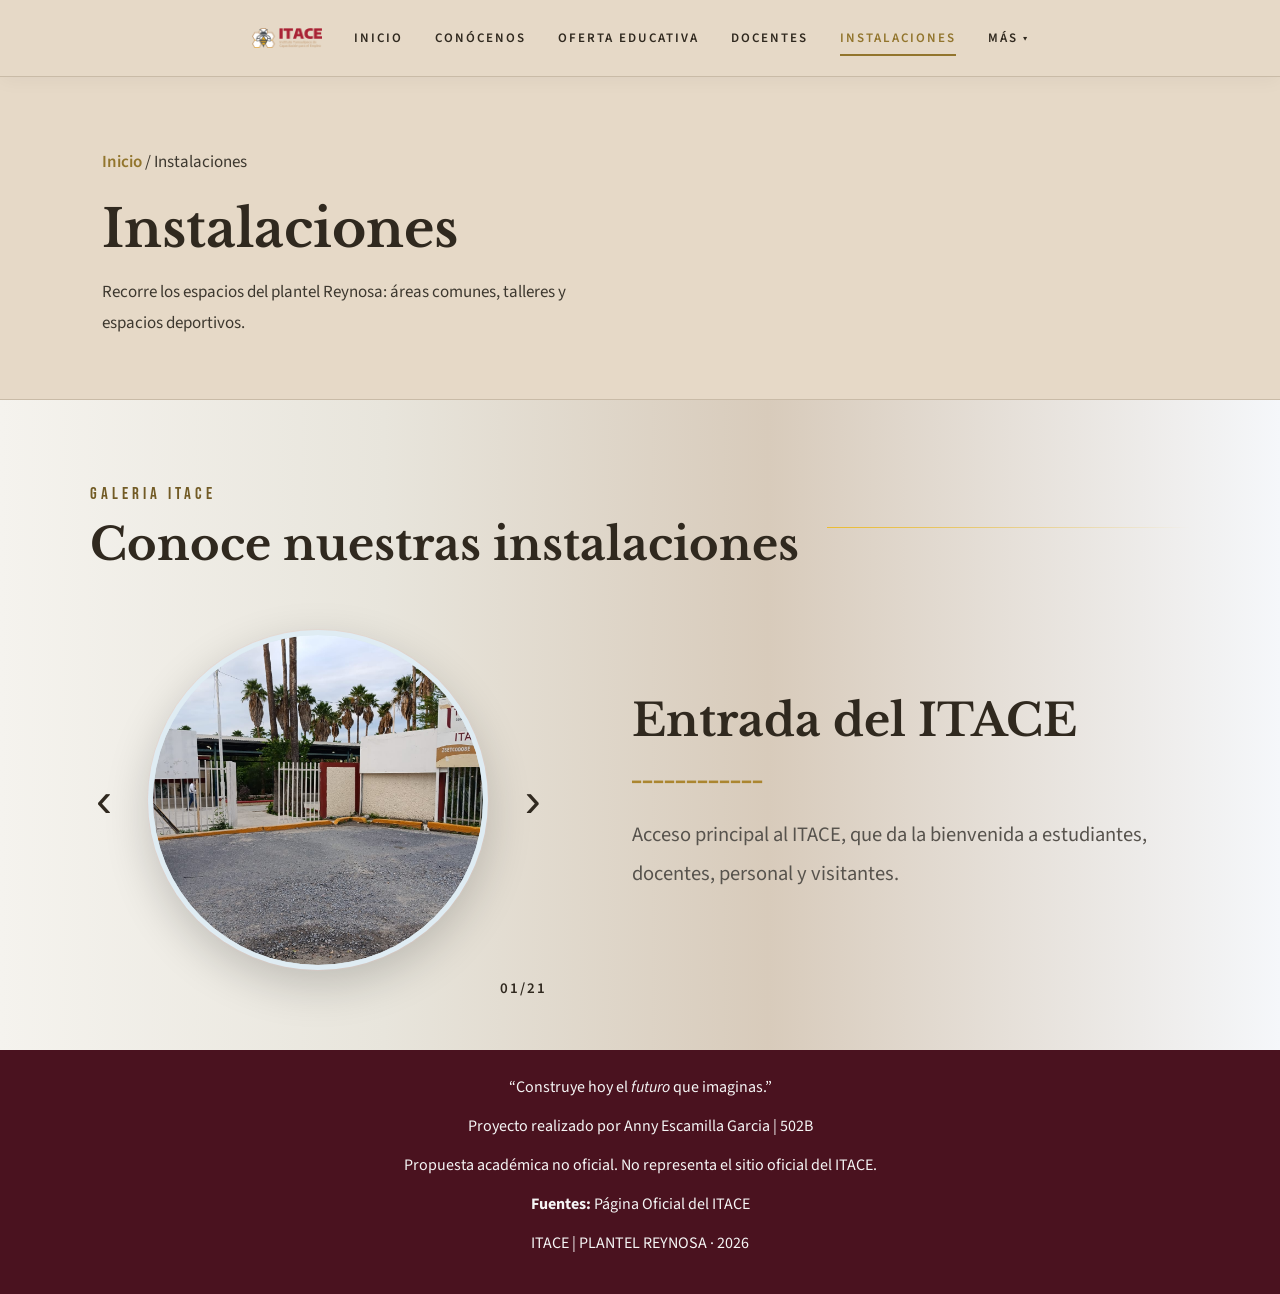
<file: paginas/instalaciones.html>
<!DOCTYPE html>
<html lang="es">
<head>
    <meta charset="UTF-8">
    <meta name="viewport" content="width=device-width, initial-scale=1.0">
    <meta name="description" content="Recorre los espacios del plantel Reynosa: áreas comunes, talleres y espacios deportivos.">
    <title>Instalaciones | ITACE</title>
    <link href="https://fonts.googleapis.com/css2?family=Libre+Baskerville:ital,wght@0,400;0,700;1,400&family=Source+Sans+3:wght@300;400;600&family=Bebas+Neue&display=swap" rel="stylesheet">
    <link rel="stylesheet" href="../style.css">
    <script src="../script.js" defer></script>
</head>
<body>
    <a class="saltar" href="#contenido">Saltar al contenido</a>

    <header>
        <nav class="nav" aria-label="Navegación principal">
            <a href="../index.html" class="logo-itace" aria-label="Ir al inicio">
                <img src="../img/ITACE.png" alt="Logo del ITACE">
            </a>
            <a href="../index.html">INICIO</a>
            <a href="conocenos.html">CONÓCENOS</a>
            <a href="oferta-educativa.html">OFERTA EDUCATIVA</a>
            <a href="docentes.html">DOCENTES</a>
            <a href="instalaciones.html" aria-current="page">INSTALACIONES</a>
            <details class="menu-mas">
                <summary>MÁS ▾</summary>
                <div class="menu-mas-lista">
                    <a href="vida-estudiantil.html">Vida estudiantil</a>
                    <a href="proyectos.html">Proyectos estudiantiles</a>
                    <a href="noticias.html">Noticias</a>
                    <a href="eventos.html">Eventos y conferencias</a>
                    <a href="admisiones.html">Admisiones</a>
                    <a href="identidad.html">Identidad y orgullo ITACE</a>
                    <a href="galeria.html">Galería multimedia</a>
                    <a href="preguntas.html">Preguntas frecuentes</a>
                    <a href="contacto.html">Contacto y ubicación</a>
                </div>
            </details>
        </nav>
    </header>

    <main id="contenido">
        <section class="pagina-hero">
            <p class="migas"><a href="../index.html">Inicio</a> / Instalaciones</p>
            <h1>Instalaciones</h1>
            <p>Recorre los espacios del plantel Reynosa: áreas comunes, talleres y espacios deportivos.</p>
        </section>

        <!-- INSTALACIONES (carrusel) -->
        <section class="instalaciones" id="instalaciones">
            <div class="titulo-seccion">
                <div>
                    <p>GALERIA ITACE</p>
                    <h2>Conoce nuestras instalaciones</h2>
                </div>

                <div class="linea-decor"></div>
            </div>

            <div class="instalaciones-fts">
                <div class="zona-ft">
                    <button class="flecha-ft anterior" id="ft-anterior" type="button" aria-label="Foto anterior">‹</button>

                    <div class="marco">
                        <img id="ft" src="../img/instalaciones/entrada.png" alt="Entrada del ITACE" data-figura="0">
                    </div>

                    <button class="flecha-ft siguiente" id="ft-siguiente" type="button" aria-label="Siguiente foto">›</button>
                    <span class="contador-fts" id="contador-fts">01/21</span>
                </div>

                <div class="datos-img">
                    <h3 id="nombre-lugar">ENTRADA DEL ITACE</h3>
                    <div class="adorno">━━━━━━━━━━━━</div>
                    <p id="descripcion-lugar"></p>
                </div>
            </div>
        </section>

    </main>

    <footer class="pie-pagina">
        <p>“Construye hoy el <em>futuro</em> que imaginas.”</p>
        <p class="aviso-fan">Proyecto realizado por Anny Escamilla Garcia  |  502B</p>
        <p>Propuesta académica no oficial. No representa el sitio oficial del ITACE.</p>
        <p><b>Fuentes:</b> Página Oficial del ITACE</p>
        <p>ITACE | PLANTEL REYNOSA · 2026</p>
    </footer>
</body>
</html>
</file>
<file: Copia-pagina-original/style.css>
* {
    margin: 0;
    padding: 0;
    box-sizing: border-box;
}
html {scroll-behavior: smooth;}
body {
    font-family: "Libre Baskerville", italic;
    background-color: #f5f3ee;
    color: #111;
}
header {
    position:sticky;
    top:0;
    z-index:1000;
}
.nav{
    padding: 15px;
    width: 100%;
    height: 65px;
    display: flex;
    justify-content: center;
    align-items: center;
    gap: 25px;
    background-color: #e6d9c7;
    border-top: 1px solid #222;
    border-bottom: 1px solid #222;
    position: sticky;
    top: 0;
    z-index: 1000;
}
.nav a {
    text-decoration: none;
    color: #111;
    font-size: 14px;
    font-weight: bold;
    letter-spacing: 8px;
    transition: 0.3s;
}
.nav a:hover {color: #cfa44f;}
.hero {
    height: 850px;
    width: auto;
    position: relative;
    background-image: url("img/portada itace.png");
    background-size: cover;
    background-position: center;
    display: flex;
}
.info-strip {
    display: grid;
    grid-template-columns: 1fr 1fr;
    border-bottom: 1px solid #222;
}
.info-bloque {
    padding: 70px 8%;
    min-height: 280px;
}
.info-bloque:first-child {border-right: 1px solid #222;}
.info-bloque h2 {
    font-family: Georgia, "Times New Roman", serif;
    font-size: 36px;
    margin-bottom: 20px;
}
.info-bloque p {
    color: #444;
    font-size: 16px;
    line-height: 1.8;
}
.titulo-seccion {
    text-align: center;
    margin-bottom: 55px;
}
.titulo-seccion span {
    font-size: 12px;
    font-weight: bold;
    letter-spacing: 4px;
    color: #92752d;
}
.titulo-seccion h2 {
    font-family: Georgia, "Times New Roman", serif;
    font-size: 55px;
    margin-top: 12px;
}

/* valores */
.seccion-valores {padding: 100px 8%;}
.valores-grid {
    display: grid;
    grid-template-columns: repeat(3, 1fr);
    gap: 30px;
}
.valores {
    background-color: #fff;
    border: 1px solid #ddd;
    transition: transform 0.3s, box-shadow 0.3s;
}
.valores:hover {
    transform: translateY(-5px);
    box-shadow: 0 10px 25px #00000014;
}
.valores-contenido {padding: 30px;}
.valores-contenido small {
    color: #9b7c2e;
    font-size: 11px;
    font-weight: bold;
    letter-spacing: 3px;
}
.valores-contenido h3 {
    font-family: Georgia, "Times New Roman", serif;
    font-size: 27px;
    line-height: 1.2;
    margin: 15px 0;
}
.valores-contenido p {
    color: #555;
    line-height: 1.7;
    margin-bottom: 20px;
}

/*especialidades*/
.especialidades {
    background-color: #e8e5dc;
    padding: 100px 8%;
}
.especialidades-grid {
    display: grid;
    grid-template-columns: repeat(3,3fr);
    grid-template-rows: repeat(3,3fr);
    border-top: 1px solid #333;
    border-bottom: 1px solid #333;
}
.especialidad {
    padding: 40px 30px;
    min-height: 250px;
    border-right: 1px solid #aaa;
}
.especialidad span {
    font-family: Georgia, "Times New Roman", serif;
    font-size: 20px;
    color: #92752d;
}
.especialidad h3 {
    font-family: Georgia, "Times New Roman", serif;
    font-size: 28px;
    margin: 25px 0 15px;
}
.especialidad p {
    color: #555;
    line-height: 1.6;
}


/* =========================
   INSTALACIONES
========================= */
.seccion-instalaciones {
    padding: 100px 8%;
    border-right: 1px solid #aaa;}

.instalaciones-grid {
    display: grid;
    grid-template-columns: repeat(3, 1fr);
    gap: 40px;
}
.instalaciones {
    background-color: #ddd;
    border: 1px solid #ddd;
    transition: transform 0.3s, box-shadow 0.5s;
}
.instalaciones:hover {
    transform: translateY(-5px);
    box-shadow: 0 10px 25px #0e0b0b14;
}
.instalaciones-imagen {
    width: 100%;
    height: 250px;
    overflow: hidden;
}
.instalaciones-imagen img {
    width: 100%;
    height: 100%;
    object-fit: cover;
    transition: transform 0.5s;
}
.instalaciones:hover img {transform: scale(1.05);}
.instalaciones-contenido {padding: 30px;}
.instalaciones-contenido h3 {
    font-family: Georgia, "Times New Roman", serif;
    font-size: 27px;
    line-height: 1.2;
    margin: 15px 0;
}
.instalaciones-contenido p {
    color: #555;
    line-height: 1.7;
    margin-bottom: 20px;
}
.plantas-fotos {
    width: 100%;
    height: 250px;
    overflow: hidden;
    display: grid;
    grid-template-columns: 1fr 1fr;
    gap: 5px;
    width: 100%;
}
.plantas-fotos img {
    width: 100%;
    height: 100%;
    object-fit: cover;
    display: block;
    transition: transform 0.5s;
}
/*Nosotros*/
.nosotros {
    min-height: 550px;
    display: flex;
    align-items: center;
    background-image:
        linear-gradient(
            #0000008c,
            #0000008c
        ),
        url("img/itace-nosotros.png");
    background-size: cover;
    background-position: center;
}
.nosotros-texto {
    max-width: 700px;
    margin-left: 8%;
    color: white;
}
.nosotros-texto > span {
    font-size: 12px;
    font-weight: bold;
    letter-spacing: 4px;
    color: #d4b44c;
}
.nosotros-texto h2 {
    font-family: Georgia, "Times New Roman", serif;
    font-size: 65px;
    line-height: 1;
    margin: 20px 0 30px;
}
.nosotros-texto p {
    font-size: 18px;
    line-height: 1.8;
    margin-bottom: 30px;
    color: #eee;
}
.nosotros-texto a {
    display: inline-block;
    color: white;
    text-decoration: none;
    border-bottom: 1px solid white;
    padding-bottom: 8px;
    font-weight: bold;
}
.nosotros-texto a:hover {
    color: #d4b44c;
    border-color: #d4b44c;
}
</file>
<file: style.css>
/* =====================================================
   1. VARIABLES Y BASE
===================================================== */
:root {
    --crema: #f5f3ee;
    --arena: #e6d9c7;
    --arena-suave: #e8e5dc;
    --borde: #d8cbbb;
    --borde-osc: #c9bba7;
    --dorado: #cfa44f;
    --dorado-osc: #92752d;
    --tinta: #30291f;
    --texto: #57534d;
    --vino: #4a121f;
    --rosa: #9b626b;
    --azul-osc: #303846;
    --alto-nav: 76px;
    --fuente-texto: "Source Sans 3", sans-serif;
    --fuente-titulo: "Libre Baskerville", Georgia, serif;
    --fuente-display: "Bebas Neue", sans-serif;
}

* {
    margin: 0;
    padding: 0;
    box-sizing: border-box;
}
html {
    scroll-behavior: smooth;
    scroll-padding-top: 85px;
}
body {
    font-family: var(--fuente-texto);
    background: linear-gradient(90deg,
    #f5f3ee 0%,
    #e8e5dc 30%,
    #d8cbbb 60%,
    #f5f7fa 100%);
    color: #252525;
    line-height: 1.7;
}
h1, h2, h3 {
    font-family: var(--fuente-titulo);
    line-height: 1.25;
}
img, video {max-width: 100%;}
[hidden] {display: none !important;}
section {scroll-margin-top: 80px;}


/* =====================================================
   2. NAV
===================================================== */
header {
    position: sticky;
    top: 0;
    z-index: 1000;
}
.nav {
    width: 100%;
    min-height: var(--alto-nav);
    padding: 12px 5%;
    display: flex;
    justify-content: center;
    align-items: center;
    gap: clamp(15px, 2.5vw, 36px);
    background-color: var(--arena);
    border-bottom: 1px solid var(--borde-osc);
    box-shadow: 0 4px 18px #0000000a;
    position: sticky;
    top: 0;
    z-index: 1000;
}
.logo-itace {
    display: flex;
    align-items: center;
    justify-content: flex-start;
    flex-shrink: 0;
    text-decoration: none;
}
.logo-itace img {
    display: block;
    width: 70px;
    height: 52px;
    object-fit: contain;
    transition: transform .3s ease;
}
.logo-itace:hover img {transform: scale(1.07);}
.logo-itace::after {display: none;}
.nav a,
.menu-mas summary {
    position: relative;
    text-decoration: none;
    color: var(--tinta);
    font-family: var(--fuente-texto);
    font-size: 13px;
    font-weight: 600;
    letter-spacing: 2px;
    white-space: nowrap;
    cursor: pointer;
    transition: color .25s ease;
}
.nav a::after,
.menu-mas summary::after {
    content: "";
    position: absolute;
    left: 0;
    bottom: -7px;
    width: 0;
    height: 2px;
    background-color: var(--dorado-osc);
    transition: width .25s ease;
}
.nav a:hover,
.nav a[aria-current="page"],
.menu-mas summary:hover,
.menu-mas[open] > summary,
.menu-mas summary.activo {color: var(--dorado-osc);}
.nav a:hover::after,
.nav a[aria-current="page"]::after,
.menu-mas summary:hover::after,
.menu-mas summary.activo::after {width: 100%;}
.menu-mas summary {list-style: none;}
.menu-mas summary::-webkit-details-marker {display: none;}
.menu-mas-lista {
    position: absolute;
    top: 100%;
    right: 5%;
    min-width: 280px;
    display: flex;
    flex-direction: column;
    padding: 8px 0;
    background-color: var(--arena);
    border: 1px solid var(--borde-osc);
    border-top: none;
    box-shadow: 0 14px 28px #00000018;
    z-index: 1001;
}
.menu-mas-lista a {
    padding: 11px 22px;
    letter-spacing: 1.5px;
}
.menu-mas-lista a::after {display: none;}
.menu-mas-lista a:hover,
.menu-mas-lista a[aria-current="page"] {background-color: var(--crema);}

.saltar {
    position: absolute;
    left: -9999px;
    top: 0;
    background: #111;
    color: #fff;
    padding: 10px 16px;
    z-index: 2000;
}
.saltar:focus {left: 10px; top: 10px;}


/* =====================================================
   3. PORTADA
===================================================== */
.hero {
    position: relative;
    isolation: isolate;
    width: 100%;
    min-height: 650px;
    height: min(820px, calc(100vh - var(--alto-nav)));
    display: flex;
    align-items: center;
    padding: 80px 10% 110px;
    background-image: url("img/instalaciones/portada-itace.png");
    background-size: cover;
    background-position: center;
    background-repeat: no-repeat;
    overflow: hidden;
}
.hero::before {
    content: "";
    position: absolute;
    inset: 0;
    z-index: -1;
    background: linear-gradient(
        90deg,
        #171b22ef 0%,
        #252b35d9 42%,
        #30384680 72%,
        #30384630 100%
    );
}
.hero-contenido {
    width: 100%;
    max-width: 800px;
    position: relative;
    z-index: 1;
    animation: hero-aparecer .8s ease both;
}
.hero-etiqueta {
    display: inline-block;
    margin-bottom: 24px;
    padding-left: 14px;
    border-left: 3px solid var(--dorado);
    font-family: var(--fuente-display);
    font-size: 19px;
    letter-spacing: 4px;
    color: var(--arena);
}
.hero-contenido h1 {
    max-width: 800px;
    font-family: var(--fuente-titulo);
    font-size: clamp(43px, 6.5vw, 82px);
    font-weight: 700;
    line-height: 1.12;
    letter-spacing: -2px;
    color: #ffffff;
    margin-bottom: 26px;
}
.hero-contenido h1 span {
    display: block;
    color: #d4b44c;
}
.hero-contenido p {
    max-width: 600px;
    margin-bottom: 35px;
    font-family: var(--fuente-texto);
    font-size: clamp(17px, 1.8vw, 20px);
    line-height: 1.9;
    color: #f0ece5;
}
.hero-boton {
    display: inline-flex;
    align-items: center;
    justify-content: center;
    gap: 22px;
    min-height: 55px;
    padding: 15px 24px;
    background-color: var(--dorado);
    border: 1px solid var(--dorado);
    border-radius: 3px;
    color: #252b35;
    text-decoration: none;
    font-family: var(--fuente-texto);
    font-size: 15px;
    font-weight: 600;
    letter-spacing: .5px;
    transition:
        background-color .3s ease,
        color .3s ease,
        transform .3s ease,
        box-shadow .3s ease;
}
.hero-boton span {
    font-size: 22px;
    line-height: 1;
    transition: transform .3s ease;
}
.hero-boton:hover {
    background-color: var(--arena);
    border-color: var(--arena);
    color: #252b35;
    transform: translateY(-3px);
    box-shadow: 0 8px 24px #00000030;
}
.hero-boton:hover span {transform: translateY(4px);}

@keyframes hero-aparecer {
    from {
        opacity: 0;
        transform: translateY(20px);
    }
    to {
        opacity: 1;
        transform: translateY(0);
    }
}


/* =====================================================
   4. BLOQUES DE INFORMACIÓN
===================================================== */
.info-strip {
    display: grid;
    grid-template-columns: repeat(2, minmax(0, 1fr));
    background-color: var(--crema);
    border-bottom: 1px solid var(--borde);
}
.info-bloque {
    padding: clamp(40px, 6vw, 75px) 9%;
    min-height: 290px;
    transition: background-color .3s ease;
}
.info-bloque:first-child {border-right: 1px solid var(--borde);}
.info-bloque:hover {background-color: #eee7dc;}
.info-bloque h2 {
    font-size: clamp(25px, 2.5vw, 36px);
    line-height: 1.3;
    margin-bottom: 22px;
    color: var(--tinta);
}
.info-bloque p {
    max-width: 560px;
    color: var(--texto);
    font-size: 16px;
    line-height: 1.9;
}


/* =====================================================
   5. TÍTULOS DE SECCIÓN
===================================================== */
.titulo-seccion {
    text-align: center;
    margin-bottom: 55px;
}
.titulo-seccion span {
    display: inline-block;
    font-family: var(--fuente-display);
    font-size: 17px;
    font-weight: normal;
    letter-spacing: 4px;
    color: var(--dorado-osc);
}
.titulo-seccion h2 {
    font-size: clamp(32px, 4vw, 52px);
    margin-top: 12px;
    color: var(--tinta);
}


/* =====================================================
   6. HISTORIA
===================================================== */
.seccion {padding: clamp(55px, 7vw, 85px) 6%;}
.historia-ovalo {
    max-width: 1000px;
    margin: auto;
    padding: clamp(22px, 4vw, 55px);
    display: grid;
    grid-template-columns: minmax(260px, .9fr) 1.1fr;
    gap: clamp(28px, 5vw, 60px);
    align-items: center;
    border-radius: 48% 52% 42% 58% / 10% 12% 12% 10%;
    box-shadow: 0 22px 50px #30384622;
}
.historia-img img {
    width: 100%;
    object-fit: cover;
    border-radius: 46% 46% 42% 42%;
}
.historia-texto h2 {text-align: left;}
.historia-texto p {
    color: #252525;
    margin-bottom: 10px;
}


/* =====================================================
   7. VALORES 
===================================================== */
.seccion-valores {
    padding: clamp(65px, 8vw, 105px) 8%;
    background-color: var(--crema);
}
.valores-grid {
    display: grid;
    grid-template-columns: repeat(3, minmax(0, 1fr));
    gap: 24px;
    align-items: stretch;
}
.valores {
    position: relative;
    overflow: hidden;
    background-color: #fffdf9;
    border: 1px solid #e2d8ca;
    border-radius: 5px;
    box-shadow: 0 8px 25px #30291f08;
    transition:
        transform .3s ease,
        box-shadow .3s ease,
        border-color .3s ease;
}
.valores::before {
    content: "";
    display: block;
    height: 4px;
    background-color: var(--dorado);
}
.valores:hover {
    transform: translateY(-7px);
    border-color: var(--dorado);
    box-shadow: 0 16px 35px #30291f16;
}
.valores-contenido {padding: clamp(22px, 3vw, 34px);}
.valores-contenido small {
    color: #9b7c2e;
    font-size: 11px;
    font-weight: bold;
    letter-spacing: 3px;
}
.valores-contenido h3 {
    font-size: 25px;
    line-height: 1.4;
    margin: 15px 0;
    color: var(--tinta);
}
.valores-contenido p {
    color: var(--texto);
    font-size: 15px;
    line-height: 1.85;
    margin-bottom: 15px;
}
.valores-contenido b {color: #725b25;}

/* Enlace de las tarjetas de acceso del inicio */
.acceso-enlace {
    display: inline-block;
    padding-bottom: 5px;
    border-bottom: 1px solid var(--dorado-osc);
    color: var(--dorado-osc);
    font-weight: 600;
    text-decoration: none;
    transition: color .2s ease, transform .2s ease;
}
.acceso-enlace:hover {
    color: var(--tinta);
    transform: translateX(4px);
}


/* =====================================================
   8. ESPECIALIDADES
===================================================== */
.especialidades {
    padding: clamp(65px, 8vw, 105px) 8%;
    background-color: var(--arena-suave);
}
.especialidades-grid {
    display: grid;
    grid-template-columns: repeat(3, minmax(0, 1fr));
    border-top: 1px solid #c8bda9;
    border-bottom: 1px solid #c8bda9;
}
.especialidad {
    position: relative;
    padding: 35px 28px;
    min-height: 260px;
    background-color: var(--arena-suave);
    border-right: 1px solid #c8bda9;
    border-bottom: 1px solid #c8bda9;
    transition:
        background-color .3s ease,
        box-shadow .3s ease;
}
.especialidad:hover {
    background-color: var(--crema);
    box-shadow: inset 0 3px 0 var(--dorado);
}
.especialidad span {
    display: inline-block;
    font-family: var(--fuente-display);
    font-size: 28px;
    letter-spacing: 2px;
    color: var(--dorado-osc);
}
.especialidad h3 {
    font-size: clamp(21px, 2vw, 27px);
    line-height: 1.4;
    margin: 20px 0 14px;
    color: var(--tinta);
}
.especialidad p {
    color: var(--texto);
    font-size: 15px;
    line-height: 1.8;
}


/* =====================================================
   9. INSTALACIONES
===================================================== */
.instalaciones {
    padding: 80px 6%;
    color: #f5f7fa;
    overflow: hidden;
}
.instalaciones .titulo-seccion {
    max-width: 1100px;
    margin: 0 auto 55px;
    display: flex;
    align-items: center;
    gap: 28px;
    text-align: left;
}
.instalaciones .titulo-seccion p {
    margin: 0 0 8px;
    font-family: var(--fuente-display);
    font-size: 17px;
    letter-spacing: 4px;
    color: #725b25;
}
.instalaciones .titulo-seccion h2 {
    margin: 0;
    font-size: clamp(29px, 3.5vw, 45px);
    line-height: 1.3;
    color: var(--tinta);
    text-align: left;
}
.instalaciones .linea-decor {
    flex: 1;
    min-width: 30px;
    height: 1px;
    background: linear-gradient(
        90deg,
        #ebbc32,
        transparent
    );
}
.instalaciones-fts {
    max-width: 1100px;
    margin: 0 auto;
    display: grid;
    grid-template-columns: minmax(260px, .9fr) minmax(300px, 1.1fr);
    align-items: center;
    gap: clamp(35px, 7vw, 85px);
}
.zona-ft {
    position: relative;
    display: flex;
    align-items: center;
    justify-content: center;
    padding: 0 34px;
    min-width: 0;
}
.marco {
    width: 100%;
    max-width: 340px;
    aspect-ratio: 1 / 1;
    height: auto;
    overflow: hidden;
    border: 5px solid #ffffff12;
    border-radius: 50%;
    background-color: #dceaf2;
    box-shadow:
        0 0 0 1px #e8c7c844,
        0 15px 45px #00000030;
}
#ft {
    display: block;
    width: 100%;
    height: 100%;
    object-fit: cover;
    object-position: center;
    border-radius: 50%;
    animation: figura-entra .45s ease;
}
.flecha-ft {
    position: absolute;
    z-index: 2;
    top: 50%;
    transform: translateY(-50%);
    width: 44px;
    height: 58px;
    display: flex;
    align-items: center;
    justify-content: center;
    border: none;
    border-radius: 50%;
    background: transparent;
    color: var(--tinta);
    font-family: sans-serif;
    font-size: 48px;
    line-height: 1;
    cursor: pointer;
    transition:
        color .2s ease,
        transform .2s ease;
}
.flecha-ft:hover {
    color: #bca961;
    transform: translateY(-50%) scale(1.12);
}
.flecha-ft.anterior {left: -8px;}
.flecha-ft.siguiente {right: -8px;}
.contador-fts {
    position: absolute;
    right: 0;
    bottom: -32px;
    font-family: var(--fuente-texto);
    font-size: 15px;
    font-weight: 600;
    letter-spacing: 2px;
    color: var(--tinta);
}
.datos-img {
    min-width: 0;
    padding: 8px 0;
}
.datos-img h3 {
    margin: 0;
    font-size: clamp(30px, 3.5vw, 46px);
    line-height: 1.3;
    color: var(--tinta);
    overflow-wrap: break-word;
}
.datos-img .adorno {
    margin: 20px 0;
    color: #ab8630;
    font-size: 15px;
    letter-spacing: 2px;
    overflow: hidden;
    white-space: nowrap;
}
#descripcion-lugar {
    margin-bottom: 14px;
    color: var(--texto);
    font-size: clamp(17px, 1.6vw, 21px);
    line-height: 1.9;
}

@keyframes figura-entra {
    from {
        opacity: 0;
        transform: translateY(8px);
    }
    to {
        opacity: 1;
        transform: translateY(0);
    }
}


/* =====================================================
   10. UBICACIÓN
===================================================== */
.ubicacion {
    padding: 80px 6%;
    background: linear-gradient(
        135deg,
        #f5f7fa 0%,
        #dceaf2 55%,
        #e9e2f2 100%
    );
    color: var(--azul-osc);
    overflow: hidden;
}
.ubicacion .titulo-seccion {
    max-width: 1100px;
    margin: 0 auto 45px;
    display: flex;
    align-items: center;
    gap: 28px;
}
.ubicacion .titulo-seccion p {
    margin: 0 0 8px;
    font-family: var(--fuente-display);
    font-size: 17px;
    letter-spacing: 4px;
    color: var(--rosa);
}
.ubicacion .titulo-seccion h2 {
    margin: 0;
    font-size: clamp(29px, 3.5vw, 45px);
    line-height: 1.3;
    color: var(--azul-osc);
}
.ubicacion .linea-decor {
    flex: 1;
    min-width: 30px;
    height: 1px;
    background: linear-gradient(
        90deg,
        var(--rosa),
        transparent
    );
}
.ubicacion-contenido {
    max-width: 1100px;
    margin: 0 auto;
    display: grid;
    grid-template-columns: minmax(250px, 0.8fr) minmax(0, 1.4fr);
    align-items: center;
    gap: 40px;
}
.ubicacion-info {padding: 30px 0;}
.ubicacion-info h3 {
    margin: 0 0 18px;
    font-size: clamp(24px, 2.5vw, 34px);
    line-height: 1.4;
    color: var(--azul-osc);
}
.ubicacion-info p {
    margin: 0 0 25px;
    color: #4d5968;
    font-size: 18px;
    line-height: 1.8;
}
.boton-mapa {
    display: inline-block;
    padding: 14px 23px;
    border: 1px solid var(--rosa);
    border-radius: 8px;
    background-color: var(--rosa);
    color: #ffffff;
    font-size: 16px;
    text-decoration: none;
    transition:
        background-color .25s ease,
        transform .25s ease,
        box-shadow .25s ease;
}
.boton-mapa:hover {
    background-color: var(--azul-osc);
    border-color: var(--azul-osc);
    transform: translateY(-3px);
    box-shadow: 0 8px 20px #30384625;
}
.mapa-contenedor {
    width: 100%;
    height: 420px;
    overflow: hidden;
    border: 5px solid #ffffff;
    border-radius: 22px;
    background-color: #dceaf2;
    box-shadow: 0 15px 40px #30384620;
}
.mapa-contenedor iframe {
    display: block;
    width: 100%;
    height: 100%;
    border: 0;
}


/* =====================================================
   11. NOSOTROS
===================================================== */
.nosotros {
    min-height: 600px;
    padding: 90px 8%;
    display: flex;
    align-items: center;
    background-image:
        linear-gradient(
            #0000008c,
            #0000008c
        ),
        url("img/instalaciones/itace-nosotros.png");
    background-size: cover;
    background-position: center;
    background-repeat: no-repeat;
}
.nosotros-texto {
    max-width: 720px;
    margin-left: 0;
    padding: 10px 0;
    color: #ffffff;
}
.nosotros-texto > span {
    display: inline-block;
    font-family: var(--fuente-display);
    font-size: 18px;
    font-weight: normal;
    letter-spacing: 4px;
    color: #d4b44c;
}
.nosotros-texto h2 {
    max-width: 680px;
    font-size: clamp(38px, 5vw, 62px);
    line-height: 1.15;
    margin: 22px 0 28px;
}
.nosotros-texto p {
    max-width: 650px;
    font-size: 17px;
    line-height: 1.9;
    margin-bottom: 30px;
    color: #eeeeee;
}
.enlace-nosotros {
    text-decoration: none;
    display: inline-block;
    color: #ffffff;
    background: transparent;
    border: none;
    border-bottom: 1px solid #ffffff;
    padding-bottom: 8px;
    font-family: inherit;
    font-size: 16px;
    cursor: pointer;
    transition:
        color .25s ease,
        border-color .25s ease,
        transform .25s ease;
}
.enlace-nosotros:hover {
    color: #d4b44c;
    border-color: #d4b44c;
    transform: translateY(-3px);
}
.nosotros a{
    text-decoration: none;
    color:#9b7c2e;
}


/* =====================================================
   12. HIMNOS
===================================================== */
.himnos {
    padding: 85px 6%;
    background: linear-gradient(135deg, #f5f7fa, #dceaf2, #e9e2f2);
    color: var(--azul-osc);
}
.himnos .titulo-seccion {
    max-width: 1100px;
    margin: 0 auto 40px;
    text-align: center;
}
.himnos .titulo-seccion span {
    color: var(--rosa);
    font-family: var(--fuente-display);
    font-size: 17px;
    letter-spacing: 4px;
}
.himnos .titulo-seccion h2 {
    margin: 10px 0;
    font-size: clamp(30px, 4vw, 44px);
    color: var(--azul-osc);
}
.himnos .titulo-seccion p {
    color: #4d5968;
    font-size: 17px;
    line-height: 1.7;
}
.himnos-grid {
    max-width: 1100px;
    margin: 0 auto;
    display: grid;
    grid-template-columns: repeat(2, minmax(0, 1fr));
    gap: 28px;
}
.himno-tarjeta {
    overflow: hidden;
    border: 1px solid #d9e6f2;
    border-radius: 20px;
    background: #ffffff;
    box-shadow: 0 12px 30px #30384615;
    transition: transform .25s ease, box-shadow .25s ease;
}
.himno-tarjeta:hover {
    transform: translateY(-5px);
    box-shadow: 0 18px 35px #30384625;
}
.himno-video {
    width: 100%;
    aspect-ratio: 16 / 9;
    background: #202633;
}
.himno-video video {
    display: block;
    width: 100%;
    height: 100%;
    object-fit: contain;
}
.himno-info {padding: 24px;}
.himno-etiqueta {
    color: var(--rosa);
    font-family: var(--fuente-display);
    letter-spacing: 3px;
}
.himno-info h3 {
    margin: 10px 0;
    font-size: 23px;
    color: var(--azul-osc);
}
.himno-info p {
    color: #4d5968;
    font-size: 16px;
    line-height: 1.8;
}
.himno-ver-letra,
.himno-ver-mas {
    display: inline-block;
    margin-top: 8px;
    padding-bottom: 5px;
    border-bottom: 1px solid var(--rosa);
    color: var(--rosa);
    font-weight: 600;
    text-decoration: none;
    transition: color .2s ease, transform .2s ease;
}
.himno-ver-letra:hover,
.himno-ver-mas:hover {
    color: var(--azul-osc);
    transform: translateX(4px);
}


/* =====================================================
   13. REPRODUCTOR DE MÚSICA
===================================================== */
.reproductor-musical {
    position: fixed;
    z-index: 1000;
    top: 50%;
    left: 14px;
    transform: translateY(-50%);
    width: 245px;
    padding: 18px;
    border: 1px solid #b9ccd9;
    border-radius: 20px;
    background: linear-gradient(160deg, #303846, #202633);
    color: #f5f7fa;
    box-shadow: 0 15px 40px #00000035;
    transition: width .25s ease, padding .25s ease;
}
.reproductor-encabezado {
    display: flex;
    align-items: center;
    justify-content: space-between;
    gap: 8px;
}
.reproductor-marca {
    display: flex;
    align-items: center;
    gap: 8px;
    font-size: 12px;
    font-weight: 700;
    letter-spacing: 2px;
}
.reproductor-icono {
    color: #e8c7c8;
    font-size: 24px;
}
.reproductor-control-ventana {
    width: 30px;
    height: 30px;
    border: 1px solid #b9ccd9;
    border-radius: 50%;
    background: transparent;
    color: #ffffff;
    font-size: 22px;
    cursor: pointer;
    transition: background .2s ease;
}
.reproductor-control-ventana:hover {background: var(--rosa);}
.reproductor-contenido {
    margin-top: 16px;
    text-align: center;
}
.reproductor-portada {
    display: flex;
    align-items: center;
    justify-content: center;
    width: 100%;
    aspect-ratio: 1 / .75;
    margin-bottom: 15px;
    border-radius: 14px;
    background: linear-gradient(135deg, #b9ccd9, #e8c7c8, #e9e2f2);
    color: var(--azul-osc);
    font-size: 55px;
}
.reproductor-subtitulo {
    margin: 0;
    color: #b9ccd9;
    font-size: 10px;
    letter-spacing: 2px;
}
.reproductor-contenido h3 {
    margin: 8px 0;
    font-size: 16px;
    overflow-wrap: anywhere;
}
#cancion-estado {
    min-height: 18px;
    color: #d9e6f2;
    font-size: 12px;
}
.reproductor-contenido label {
    display: block;
    margin: 15px 0 7px;
    text-align: left;
    font-size: 12px;
}
#lista-canciones {
    width: 100%;
    padding: 10px;
    border: 1px solid #b9ccd9;
    border-radius: 8px;
    background: #f5f7fa;
    color: var(--azul-osc);
    font-size: 12px;
}
.reproductor-botones {
    display: flex;
    justify-content: center;
    align-items: center;
    gap: 15px;
    margin: 17px 0;
}
.reproductor-botones button {
    width: 36px;
    height: 36px;
    border: none;
    border-radius: 50%;
    background: transparent;
    color: #f5f7fa;
    cursor: pointer;
    transition: background .2s ease, transform .2s ease;
}
.reproductor-botones button:hover {
    background: var(--rosa);
    transform: scale(1.08);
}
.reproductor-botones #audio-play {
    width: 46px;
    height: 46px;
    background: #e8c7c8;
    color: var(--azul-osc);
    font-size: 18px;
}
.reproductor-nota {
    margin-bottom: 0;
    color: #b9ccd9;
    font-size: 11px;
    line-height: 1.6;
}
.reproductor-musical.reproductor-minimizado {
    width: 190px;
    padding: 12px;
}
.reproductor-minimizado .reproductor-contenido {display: none;}
.reproductor-minimizado .reproductor-control-ventana {font-size: 20px;}


/* =====================================================
   14. FOOTER
===================================================== */
.pie-pagina {
    background-color: var(--vino);
    padding: 24px 16px;
    text-align: center;
    color: whitesmoke;
}
.pie-pagina p {margin-bottom: 12px;}
.pie-pagina a {color: #d4b44c;}
.aviso-fan {color: whitesmoke;}
.enlace-footer {
    border: 0;
    background: transparent;
    color: #d4b44c;
    text-decoration: underline;
    text-underline-offset: 4px;
    padding: 8px;
    font-size: 18px;
}


/* =====================================================
   15. PÁGINAS INTERNAS
===================================================== */
.pagina-hero {
    padding: clamp(45px, 6vw, 70px) 8% clamp(40px, 5vw, 60px);
    background-color: var(--arena);
    border-bottom: 1px solid var(--borde-osc);
}
.migas {
    font-size: 14px;
    margin-bottom: 22px;
    color: var(--texto);
}
.migas a {
    color: var(--dorado-osc);
    text-decoration: none;
    font-weight: 600;
}
.migas a:hover {text-decoration: underline;}
.pagina-hero h1 {
    font-size: clamp(34px, 5vw, 52px);
    line-height: 1.15;
    margin-bottom: 18px;
    color: var(--tinta);
    animation: hero-aparecer .6s ease both;
}
.pagina-hero p {
    max-width: 62ch;
    font-size: 17px;
    line-height: 1.8;
    color: #3d382f;
}

.pagina {padding: clamp(55px, 7vw, 80px) 8%;}
.pagina.alt {background-color: var(--arena-suave);}
.pagina h2 {
    font-size: clamp(27px, 3vw, 34px);
    margin-bottom: 20px;
    color: var(--tinta);
}
.pagina > p,
.dos-col p {
    max-width: 70ch;
    line-height: 1.85;
    color: var(--texto);
    margin-bottom: 16px;
}
.pagina ol {
    margin-left: 22px;
    line-height: 1.9;
    color: var(--texto);
}
.dos-col {
    display: grid;
    grid-template-columns: 1fr 2fr;
    gap: 50px;
    align-items: start;
}
.dos-col img {
    width: 100%;
    display: block;
    border: 1px solid #e2d8ca;
    border-radius: 5px;
}
.nota-pendiente {
    background-color: #fff8e1;
    border-left: 4px solid var(--dorado);
    padding: 14px 18px;
    margin-bottom: 35px;
    font-size: 14px;
    line-height: 1.6;
    max-width: 80ch;
}

.tarjetas-grid {
    display: grid;
    grid-template-columns: repeat(auto-fill, minmax(270px, 1fr));
    gap: 24px;
}
.tarjeta {
    display: flex;
    flex-direction: column;
    overflow: hidden;
    background-color: #fffdf9;
    border: 1px solid #e2d8ca;
    border-radius: 5px;
    box-shadow: 0 8px 25px #30291f08;
    transition:
        transform .3s ease,
        box-shadow .3s ease,
        border-color .3s ease;
}
.tarjeta:hover {
    transform: translateY(-7px);
    border-color: var(--dorado);
    box-shadow: 0 16px 35px #30291f16;
}
.tarjeta img {
    width: 100%;
    height: 220px;
    object-fit: cover;
    display: block;
}
.tarjeta-cuerpo {padding: clamp(22px, 3vw, 30px);}
.tarjeta-cuerpo h3 {
    font-size: 23px;
    line-height: 1.35;
    margin-bottom: 12px;
    color: var(--tinta);
}
.tarjeta-cuerpo p {
    color: var(--texto);
    font-size: 15px;
    line-height: 1.8;
    margin-bottom: 12px;
}
.tarjeta-cuerpo a {color: var(--dorado-osc); font-weight: 600;}
.tarjeta-meta {
    display: block;
    margin-bottom: 8px;
    font-family: var(--fuente-display);
    font-size: 17px;
    letter-spacing: 3px;
    color: var(--dorado-osc);
}
.tarjeta.pendiente {
    border-style: dashed;
    border-color: var(--borde-osc);
}
.tarjeta audio {width: 100%; margin: 6px 0 14px;}

.boton {
    display: inline-flex;
    align-items: center;
    justify-content: center;
    min-height: 50px;
    padding: 13px 26px;
    background-color: var(--dorado);
    border: 1px solid var(--dorado);
    border-radius: 3px;
    color: #252b35;
    text-decoration: none;
    font-weight: 600;
    letter-spacing: .5px;
    transition:
        background-color .3s ease,
        transform .3s ease,
        box-shadow .3s ease;
}
.boton:hover {
    background-color: var(--arena);
    border-color: var(--arena);
    transform: translateY(-3px);
    box-shadow: 0 8px 24px #00000020;
}

/* Buscador */
.buscador {
    display: flex;
    flex-wrap: wrap;
    gap: 14px;
    margin-bottom: 32px;
}
.buscador label {
    display: block;
    margin-bottom: 6px;
    font-size: 14px;
    font-weight: 600;
    color: var(--tinta);
}
.buscador input,
.buscador select {
    min-width: 240px;
    padding: 12px 14px;
    background-color: #fffdf9;
    border: 1px solid var(--borde-osc);
    border-radius: 3px;
    font: inherit;
    font-size: 15px;
    color: #252525;
}
.buscador button,
.filtros button {
    padding: 12px 22px;
    background-color: #fffdf9;
    color: var(--tinta);
    border: 1px solid var(--tinta);
    border-radius: 3px;
    font: inherit;
    font-size: 14px;
    font-weight: 600;
    cursor: pointer;
    transition: background-color .25s ease, color .25s ease;
}
.buscador button {align-self: flex-end;}
.buscador button:hover,
.filtros button:hover,
.filtros button.activo {
    background-color: var(--tinta);
    color: #ffffff;
}
.filtros {
    display: flex;
    flex-wrap: wrap;
    gap: 10px;
    margin-bottom: 32px;
}
.sin-resultados {
    padding: 20px 0;
    font-weight: 600;
    color: var(--tinta);
}

/* Galería */
.galeria-grid {
    display: grid;
    grid-template-columns: repeat(auto-fill, minmax(260px, 1fr));
    gap: 20px;
}
.galeria-grid figure {
    overflow: hidden;
    background-color: #fffdf9;
    border: 1px solid #e2d8ca;
    border-radius: 5px;
}
.galeria-grid img {
    width: 100%;
    height: 220px;
    object-fit: cover;
    display: block;
    transition: transform .5s ease;
}
.galeria-grid figure:hover img {transform: scale(1.05);}
.galeria-grid figcaption {
    position: relative;
    padding: 14px 18px;
    font-size: 15px;
    color: var(--texto);
    background-color: #fffdf9;
}

/* Preguntas frecuentes */
.faq {max-width: 850px;}
.faq details {
    padding: 20px 0;
    border-bottom: 1px solid var(--borde-osc);
}
.faq summary {
    cursor: pointer;
    font-family: var(--fuente-titulo);
    font-size: 19px;
    font-weight: 700;
    line-height: 1.4;
    color: var(--tinta);
    transition: color .25s ease;
}
.faq summary::marker {color: var(--dorado-osc);}
.faq summary:hover {color: var(--dorado-osc);}
.faq details p {
    margin-top: 14px;
    line-height: 1.85;
    color: var(--texto);
}
.faq details a {color: var(--dorado-osc); font-weight: 600;}

/* Contacto */
.contacto-grid {
    display: grid;
    grid-template-columns: 1fr 1.4fr;
    gap: 50px;
    align-items: start;
}
.contacto-datos dt {
    margin-top: 18px;
    font-weight: 600;
    color: var(--dorado-osc);
}
.contacto-datos dt:first-child {margin-top: 0;}
.contacto-datos dd {line-height: 1.7; color: var(--texto);}
.contacto-datos a {color: var(--dorado-osc); font-weight: 600;}
.mapa-marco iframe {
    display: block;
    width: 100%;
    height: 420px;
    border: 5px solid #ffffff;
    border-radius: 22px;
    box-shadow: 0 15px 40px #30384620;
}


/* =====================================================
   16. ACCESIBILIDAD Y MOVIMIENTO REDUCIDO
===================================================== */
a:focus-visible,
button:focus-visible,
summary:focus-visible,
input:focus-visible,
select:focus-visible {
    outline: 3px solid var(--dorado);
    outline-offset: 3px;
}

@media (prefers-reduced-motion: reduce) {
    html {scroll-behavior: auto;}
    *, *::before, *::after {
        animation: none !important;
        transition: none !important;
    }
}


/* =====================================================
   17. RESPONSIVE
===================================================== */
@media (max-width: 1000px) {
    .valores-grid,
    .especialidades-grid {grid-template-columns: repeat(2, minmax(0, 1fr));}
    .nav a,
    .menu-mas summary {letter-spacing: 1.5px;}
}

@media (max-width: 900px) {
    html {scroll-padding-top: 130px;}
    section {scroll-margin-top: 120px;}

    .nav {
        flex-wrap: wrap;
        gap: 8px 22px;
        padding: 10px 4%;
    }

    .hero {
        min-height: 560px;
        padding: 70px 7% 90px;
    }

    .info-strip {grid-template-columns: 1fr;}
    .info-bloque {min-height: 0;}
    .info-bloque:first-child {
        border-right: none;
        border-bottom: 1px solid var(--borde);
    }

    .historia-ovalo {
        grid-template-columns: 1fr;
        border-radius: 28px;
    }
    .historia-img img {border-radius: 24px;}

    .instalaciones .titulo-seccion,
    .ubicacion .titulo-seccion {
        flex-direction: column;
        align-items: flex-start;
        gap: 14px;
    }
    .instalaciones .linea-decor,
    .ubicacion .linea-decor {
        flex: none;
        width: 100%;
    }
    .instalaciones-fts {grid-template-columns: 1fr;}
    .marco {max-width: 300px; margin: 0 auto;}
    .datos-img {text-align: center;}

    .ubicacion-contenido {grid-template-columns: 1fr;}
    .mapa-contenedor {height: 340px;}

    .himnos-grid {grid-template-columns: 1fr;}

    .dos-col,
    .contacto-grid {
        grid-template-columns: 1fr;
        gap: 30px;
    }
    .dos-col img {max-width: 360px;}
}

@media (max-width: 700px) {

    .reproductor-musical {
        top: auto;
        bottom: 12px;
        left: 12px;
        transform: none;
        width: min(230px, calc(100vw - 24px));
        padding: 14px;
        max-height: 70vh;
        overflow-y: auto;
    }
    .reproductor-musical.reproductor-minimizado {width: 170px;}
}

@media (max-width: 600px) {
    .nav a,
    .menu-mas summary {
        font-size: 12px;
        letter-spacing: 1px;
    }
    .nav {gap: 8px 16px;}
    .logo-itace img {width: 56px; height: 42px;}

    .menu-mas-lista {
        left: 0;
        right: 0;
        min-width: 0;
        max-height: calc(100vh - 150px);
        overflow-y: auto;
        text-align: center;
    }

    .hero {
        min-height: 500px;
        padding: 60px 6% 80px;
    }
    .hero-contenido h1 {letter-spacing: -1px;}
    .hero-boton {width: 100%;}

    .valores-grid,
    .especialidades-grid {grid-template-columns: 1fr;}
    .especialidad {
        border-right: none;
        min-height: 0;
    }

    .zona-ft {padding: 0 30px;}
    .flecha-ft.anterior {left: -4px;}
    .flecha-ft.siguiente {right: -4px;}

    .mapa-contenedor,
    .mapa-marco iframe {height: 290px;}

    .nosotros {
        min-height: 480px;
        padding: 70px 6%;
    }

    .buscador input,
    .buscador select {min-width: 100%;}
    .buscador > div {width: 100%;}
    .buscador button {width: 100%;}

    .tarjetas-grid {grid-template-columns: 1fr;}
}
</file>
